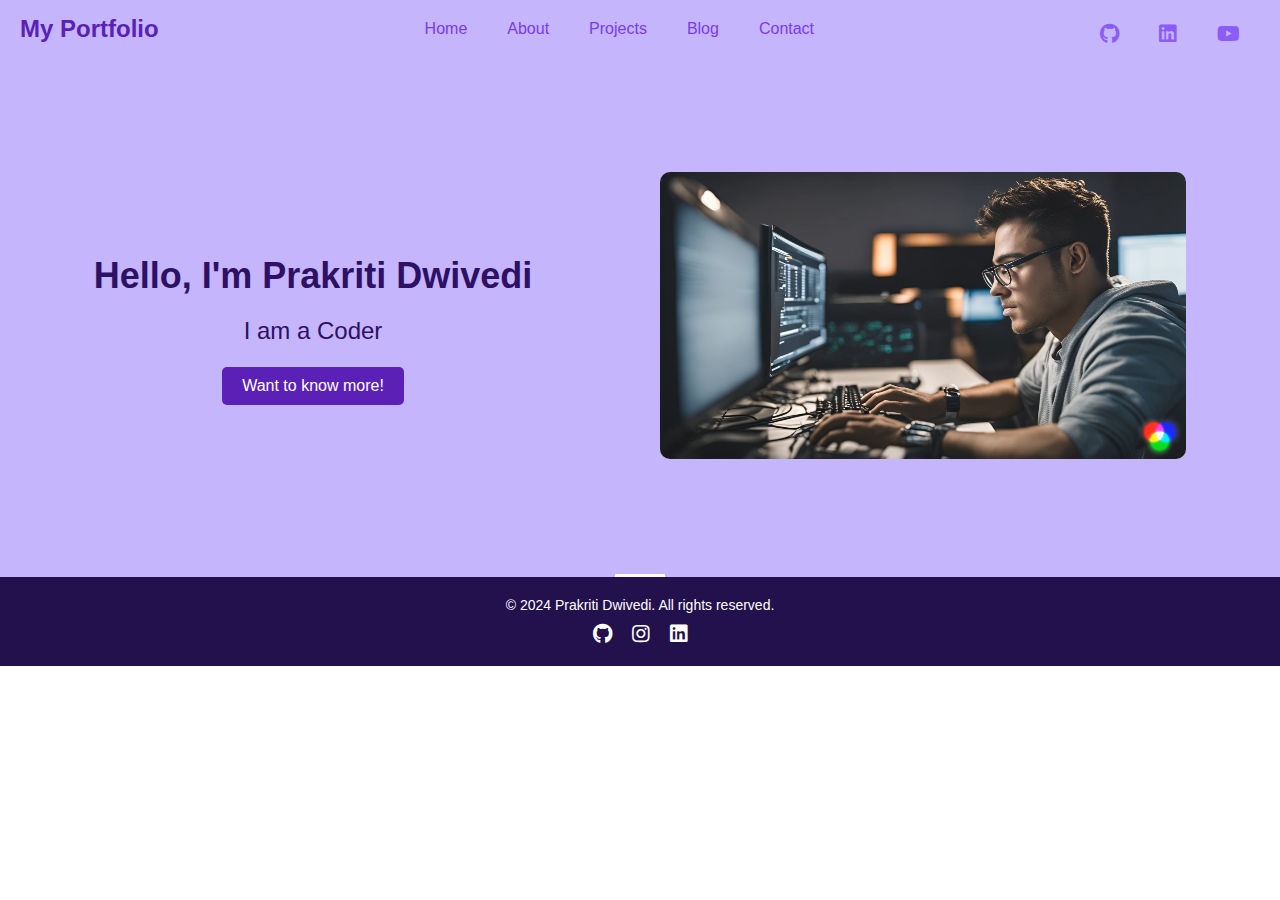
<file: index.html>
<!DOCTYPE html>
<html lang="en">
<head>
    <meta charset="UTF-8">
    <meta name="viewport" content="width=device-width, initial-scale=1.0">
    <title>Portfolio Prakriti Dwivedi</title>
    <link rel="stylesheet" href="index.css">
    <link rel="stylesheet" href="https://cdnjs.cloudflare.com/ajax/libs/font-awesome/5.15.3/css/all.min.css">
    <link rel="icon" type="image/gif" href="images/favicon.gif">


   
</head>
<body>

    <nav class="navbar">
        <div class="logo">My Portfolio</div>
        <ul>
            <li><a href="index.html">Home</a></li>
            <li><a href="about.html">About</a></li>
            <li>
                <a href="#projects">Projects</a>
                <div class="dropdown">
                    <a href="WD.HTML">Web Development</a>
                    <a href="FLUTTER.html">Flutter</a>
                    <a href="ML.html">Machine Learning</a>
                </div>
            </li>
          
            <li><a href="blog.html">Blog</a></li>
            <li><a href="contact.html">Contact</a></li>
        </ul>
        <div class="social-icons">
            <a href="https://github.com/hiiamkarati?tab=repositories" target="_blank"><i class="fab fa-github"></i></a>
            <a href="https://linkedin.com/in/prakriti-dwivedi-2072b7225" target="_blank"><i class="fab fa-linkedin"></i></a>
            <a href="https://www.youtube.com/@Prakriti_Dwivedi" target="_blank"><i class="fab fa-youtube"></i></a>
        </div>
    </nav>
   
<section class="intro-section">
    <div class="intro-text">
        <h1>Hello, I'm Prakriti Dwivedi</h1>
        <div class="roles">
            <span class="role">I am a Coder</span>
            <span class="role">I am a Content Writer</span>
            <span class="role">I am a Data Scientist</span>
            <span class="role">I am a Machine Learning Enthusiast</span>
            <span class="role">I am a Web Developer</span>
        </div>
        <a href="about.html" class="learn-more-btn">Want to know more!</a>
    </div>
    <div class="intro-video">
        <video src="ce1.mp4" autoplay ></video>
    </div>
</section>
<footer class="footer">
    <p>&copy; 2024 Prakriti Dwivedi. All rights reserved.</p>
    <div class="social-icons">
        
        <a href="https://github.com/hiiamkarati?tab=repositories"><i class="fab fa-github"></i></a>
        <a href="https://www.instagram.com/_prakriti_dwivedi_?"><i class="fab fa-instagram"></i></a>
        <a href="https://linkedin.com/in/prakriti-dwivedi-2072b7225"><i class="fab fa-linkedin"></i></a>
    </div>
</footer>


<script src="index.js"></script>
</body>
</html>
</file>
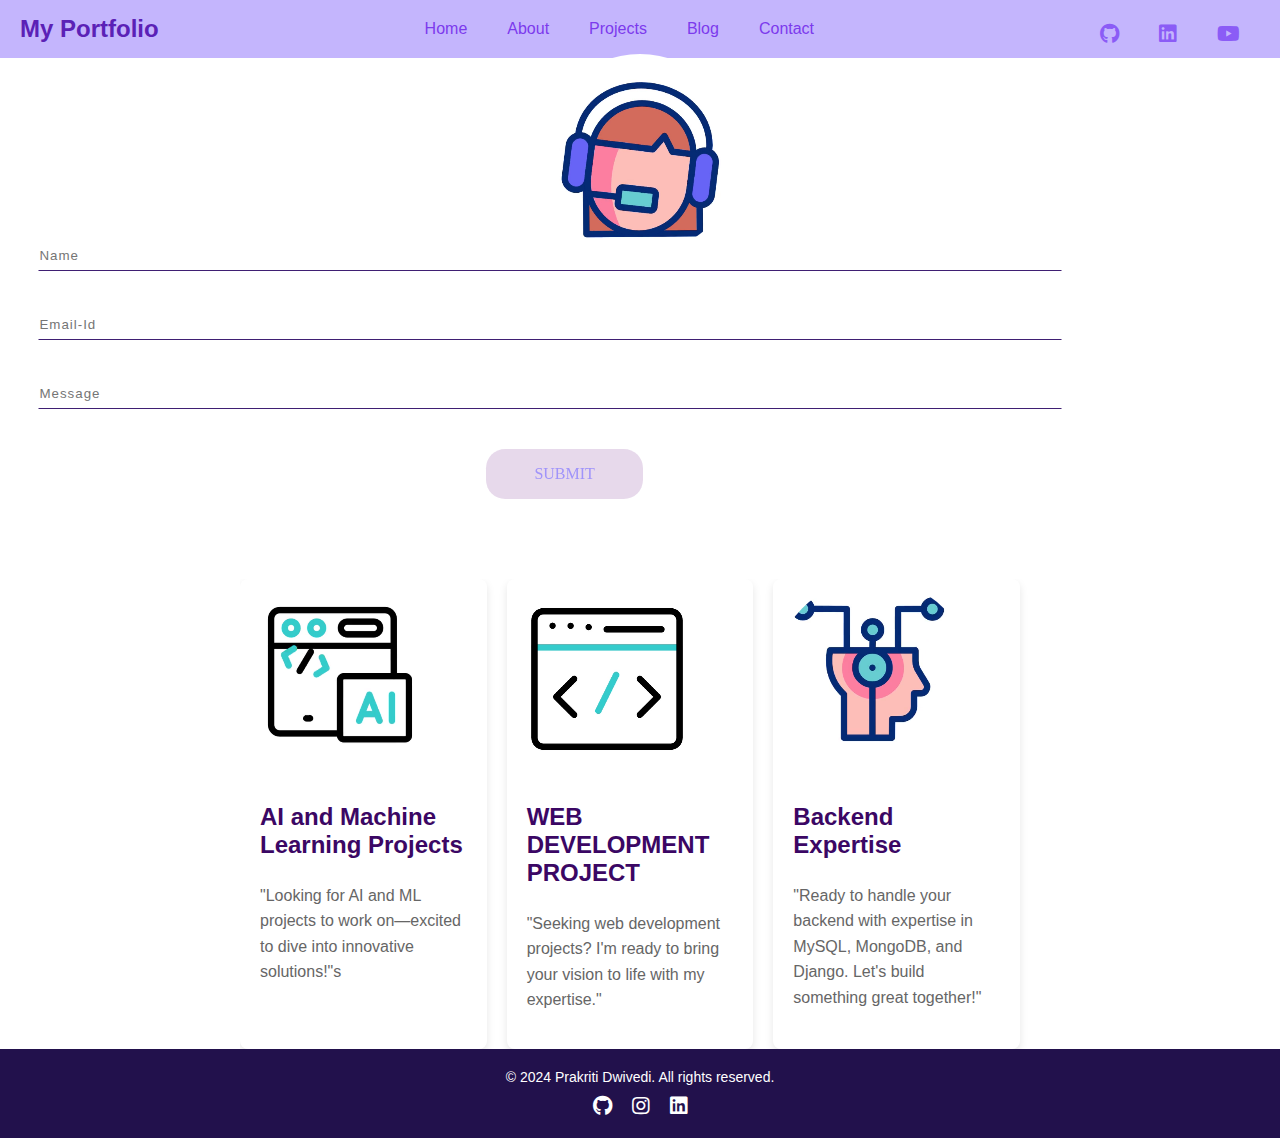
<file: contact.html>
<!DOCTYPE html>
<html lang="en">

<head>
    <meta charset="UTF-8">
    <meta name="viewport" content="width=device-width, initial-scale=1.0">
    <title>Portfolio Prakriti Dwivedi</title>
    <link rel="stylesheet" href="index.css">
    <link rel="stylesheet" href="https://cdnjs.cloudflare.com/ajax/libs/font-awesome/5.15.3/css/all.min.css">
    <link rel="icon" type="image/gif" href="images/favicon.gif">
    <style>
        .wrap-input-4 .input {
            width: 100%;
            box-sizing: border-box;
            letter-spacing: 1px;
            border: 0;
            padding: 5px 0 7px;
            border: 1px solid transparent;
            border-bottom-color: #3f1f73;
            transition: 0.4s;
        }

        .wrap-input-4 .input:focus {
            outline: none;
            padding: 5px 14px 7px;
            transition: 0.4s;
            color: #6407ce;
        }

        .wrap-input-4 {
            width: 80%;
            margin: 40px 3%;
            position: relative;
        }

        .wrap-input-4 .input~.focus-border {
            position: absolute;
            height: 0;
            bottom: 0;
            left: 0;
            width: 100%;
            transition: 0.4s;
            z-index: -1;
        }

        .wrap-input-4 .input:focus~.focus-border {
            transition: 0.4s;
            height: 36px;
            border: 2px solid hsla(284, 40%, 44%, 0.2);
            z-index: 1;
        }

        .rounded-gif {
            border-radius: 50%;
            animation: rotate 5s linear infinite;
        }

        @keyframes rotate {
            0% {
                transform: rotate(0deg);
            }

            100% {
                transform: rotate(360deg);
            }
        }

        .ig {
            height: 6rem;
            display: flex;
            align-items: center;
            justify-content: center;
            margin-top: 3rem;
        }

        .btn-101,
        .btn-101 *,
        .btn-101 :after,
        .btn-101 :before,
        .btn-101:after,
        .btn-101:before {
            border: 0 solid;
            box-sizing: border-box;

        }

        .btn-101 {
            -webkit-tap-highlight-color:
                transparent;

            background-color:
                #9805e1;
            background-image: none;
            color:
                #6407ce;
            font-family: ui-sans-serif, system-ui, -apple-system, BlinkMacSystemFont,
                Segoe UI, Roboto, Helvetica Neue, Arial, Noto Sans, sans-serif,
                Apple Color Emoji, Segoe UI Emoji, Segoe UI Symbol, Noto Color Emoji;
            font-size: 100%;
            font-weight: 900;
            line-height: 1.5;
            margin-top: 1rem;
            margin-bottom: 5rem;
            text-align: center;
            justify-content: center;
            display: flex;
            align-items: center;
            margin-left: 38%;
            padding: 0;
            text-transform: uppercase;
        }

        .btn-101:disabled {
            cursor: default;
        }

        .btn-101:-moz-focusring {
            outline: auto;
        }

        .btn-101 svg {
            vertical-align: middle;
        }

        .btn-101 [hidden] {
            display: none;
        }

        .btn-101 {
            --thickness: 0.3rem;
            --roundness: 1.2rem;
            --color:
                #a094fa;
            --opacity: 0.6;
            -webkit-backdrop-filter: blur(50px);
            backdrop-filter: blur(100px);
            background: none;
            background:
                hsla(284, 40%, 44%, 0.2);
            border: none;
            border-radius: var(--roundness);
            color: var(--color);
            cursor: pointer;
            display: block;
            font-family: Poppins, "sans-serif";
            font-size: 1rem;
            font-weight: 500;
            padding: 0.8rem 3rem;
            position: relative;
        }

        .btn-101:hover {
            background:
                hsla(284, 40%, 44%, 0.2);
            filter: brightness(1.2);
        }

        .btn-101:active {
            --opacity: 0;
            background:
                hsla(0, 95%, 43%, 0.1);
        }

        .btn-101 svg {
            border-radius: var(--roundness);
            display: block;
            filter: url(#glow);
            height: 100%;
            left: 0;
            position: absolute;
            top: 0;
            width: 100%;
        }

        .btn-101 rect {
            fill: none;
            stroke: var(--color);
            stroke-width: var(--thickness);

            stroke-linejoin: round;
            stroke-dasharray: 185%;
            stroke-dashoffset: 80;
            -webkit-animation: snake 2s linear infinite;
            animation: snake 2s linear infinite;
            -webkit-animation-play-state: paused;
            animation-play-state: paused;
            height: 100%;
            opacity: 0;
            transition: opacity 0.2s;
            width: 100%;
        }

        .btn-101:hover rect {
            -webkit-animation-play-state: running;
            animation-play-state: running;
            opacity: var(--opacity);
            ;
        }

        @-webkit-keyframes snake {
            to {
                stroke-dashoffset: 370%;
            }
        }

        @keyframes snake {
            to {
                stroke-dashoffset: 370%;
            }
        }


        .card-slider {
            width: 80%;
            max-width: 800px;
            overflow: hidden;
            margin: 0 auto;
            display: flex;
            justify-content: space-between;
            /* Adjust spacing between cards */
        }

        .card {
            background-color: #fff;
            box-shadow: 0 4px 8px rgba(0, 0, 0, 0.1);
            border-radius: 8px;
            overflow: hidden;
            width: calc(100% / 3 - 20px);
            /* Adjust width based on number of cards */
            margin-right: 20px;
            /* Adjust spacing between cards */
            transition: transform 0.3s ease;
            flex: 1 0 auto;
        }

        .card:last-child {
            margin-right: 0;
        }

        .card:hover {
            transform: scale(1.05);
        }

        .card-image {
            overflow: hidden;
            border-top-left-radius: 8px;
            border-top-right-radius: 8px;
        }

        .card-image img {
            width: 100%;
            height: auto;
            display: block;
        }

        .card-content {
            padding: 20px;
        }

        .card-content h3 {
            margin-top: 0;
            font-size: 1.5rem;
            color: #333;
        }

        .card-content p {
            color: #666;
            line-height: 1.6;
        }

        .footer {
            background-color: #22114c;
            color: white;
            text-align: center;
            padding: 20px 0;
            position: relative;
            width: 100%;
        }

        .footer p {
            margin: 0;
            font-size: 14px;
        }

        .footer::before {
            content: "";
            position: absolute;
            bottom: 100%;
            left: 50%;
            transform: translateX(-50%);
            width: 50px;
            height: 3px;
            background-color: #fff;
            animation: slide-in 0.5s ease-in-out forwards;
        }

        @keyframes slide-in {
            0% {
                transform: translateX(-50%) scaleY(0);
            }
            100% {
                transform: translateX(-50%) scaleY(1);
            }
        }

        .social-icons {
            display: flex;
            justify-content: center;
            margin-top: 10px;
        }

        .social-icons a {
            color: white;
            font-size: 20px;
            margin: 0 10px;
            transition: transform 0.3s ease-in-out;
        }

        .social-icons a:hover {
            transform: translateY(-3px);
        }

        .navbar {
    display: flex;
    justify-content: space-between;
    align-items: center;
    background-color: #c4b5fd;
    padding: 10px 20px;
    color: #5b21b6;
}
.navbar .logo {
    font-size: 24px;
    font-weight: bold;
}
.navbar ul {
    list-style-type: none;
    margin: 0;
    padding: 0;
    display: flex;
    align-items: center;
}
.navbar ul li {
    position: relative;
}
.navbar ul li a {
    color: #7c3aed;
    padding: 10px 20px;
    text-decoration: none;
    display: block;
}
.navbar ul li a:hover {
    background-color: #ede9fe;
    color: #2e1065;
}
.navbar ul li .dropdown {
    display: none;
    position: absolute;
    background-color: #ede9fe;
    top: 40px;
    left: 0;
    width: 200px;
    box-shadow: 0px 8px 16px rgba(0, 0, 0, 0.5);
    z-index: 1;
}
.navbar ul li .dropdown a {
    padding: 10px;
}
.navbar ul li:hover .dropdown {
    display: block;
}

    </style>
</head>

<body>

    <nav class="navbar">
        <div class="logo">My Portfolio</div>
        <ul>
            <li><a href="index.html">Home</a></li>
            <li><a href="about.html">About</a></li>
            <li>
                <a href="#projects">Projects</a>
                <div class="dropdown">
                    <a href="WD.HTML">Web Development</a>
                    <a href="FLUTTER.html">Flutter</a>
                    <a href="ML.html">Machine Learning</a>
                </div>
            </li>
           
            <li><a href="blog.html">Blog</a></li>
            <li><a href="contact.html">Contact</a></li>
        </ul>
        <div class="social-icons">
            <a href="https://github.com/hiiamkarati?tab=repositories" target="_blank"><i class="fab fa-github"></i></a>
            <a href="https://linkedin.com/in/prakriti-dwivedi-2072b7225" target="_blank"><i class="fab fa-linkedin"></i></a>
            <a href="https://www.youtube.com/@Prakriti_Dwivedi" target="_blank"><i class="fab fa-youtube"></i></a>
        </div>
    </nav>

    <div class="ig">
        <video width="200" height="200" autoplay loop muted class="rounded-gif">
            <source src="images/contact.mp4" type="video/mp4">
            Your browser does not support the video tag.
        </video>
    </div>

    <form action="mailto:dwivediprakriti22@gmail.com" method="post" enctype="text/plain">
        <div class="forms">
            <div class="wrap-input-4">
                <input class="input" type="text" placeholder="Name">
                <span class="focus-border"></span>
            </div>
            <div class="wrap-input-4">
                <input class="input" type="text" placeholder="Email-Id">
                <span class="focus-border"></span>
            </div>
            <div class="wrap-input-4">
                <input class="input" type="text" placeholder="Message">
                <span class="focus-border"></span>
            </div>

        </div>
        <button class="btn-101">
            SUBMIT
            <svg>
                <defs>
                    <filter id="glow">
                        <fegaussianblur result="coloredBlur" stddeviation="5"></fegaussianblur>
                        <femerge>
                            <femergenode in="coloredBlur"></femergenode>
                            <femergenode in="coloredBlur"></femergenode>
                            <femergenode in="coloredBlur"></femergenode>
                            <femergenode in="SourceGraphic"></femergenode>
                        </femerge>
                    </filter>
                </defs>
                <rect />
            </svg>
        </button>
    </form>


    <div class="card-slider">
        <div class="card">
            <div class="card-image">
                <video width="200" height="200" autoplay loop muted class="rounded-gif">
                    <source src="images/artificial-intelligence.mp4" type="video/mp4">
                    Your browser does not support the video tag.
                </video>
            </div>
            <div class="card-content">
                <h3 style="color: #3b0764;">AI and Machine Learning Projects</h3>
              <p>"Looking for AI and ML projects to work on—excited to dive into innovative solutions!"s</p>
            </div>
        </div>
        <div class="card">
            <div class="card-image">
                <video width="200" height="200" autoplay loop muted class="rounded-gif">
                    <source src="images/html.mp4" type="video/mp4">
                    Your browser does not support the video tag.
                </video>
            </div>
            <div class="card-content">
                <h3 style="color: #3b0764;">WEB DEVELOPMENT PROJECT</h3> <p>"Seeking web development projects? I'm ready to bring your vision to life with my expertise."</p>
            </div>
        </div>
        <div class="card">
            <div class="card-image">
                <video width="200" height="200" autoplay loop muted class="rounded-gif">
                    <source src="images/ai.mp4" type="video/mp4">
                    Your browser does not support the video tag.
                </video>
            </div>
            <div class="card-content">
                <h3 style="color: #3b0764;">Backend Expertise</h3>
                <p>"Ready to handle your backend with expertise in MySQL, MongoDB, and Django. Let's build something great together!"</p>
            </div>
        </div><br><br>
        <!-- Add more cards as needed -->
    </div>
    <footer class="footer">
        <p>&copy; 2024 Prakriti Dwivedi. All rights reserved.</p>
        <div class="social-icons">
            <a href="https://github.com/hiiamkarati?tab=repositories"><i class="fab fa-github"></i></a>
            <a href="https://www.instagram.com/_prakriti_dwivedi_?"><i class="fab fa-instagram"></i></a>
            <a href="https://linkedin.com/in/prakriti-dwivedi-2072b7225"><i class="fab fa-linkedin"></i></a>
        </div>
    </footer>
</body>

</html>
</file>
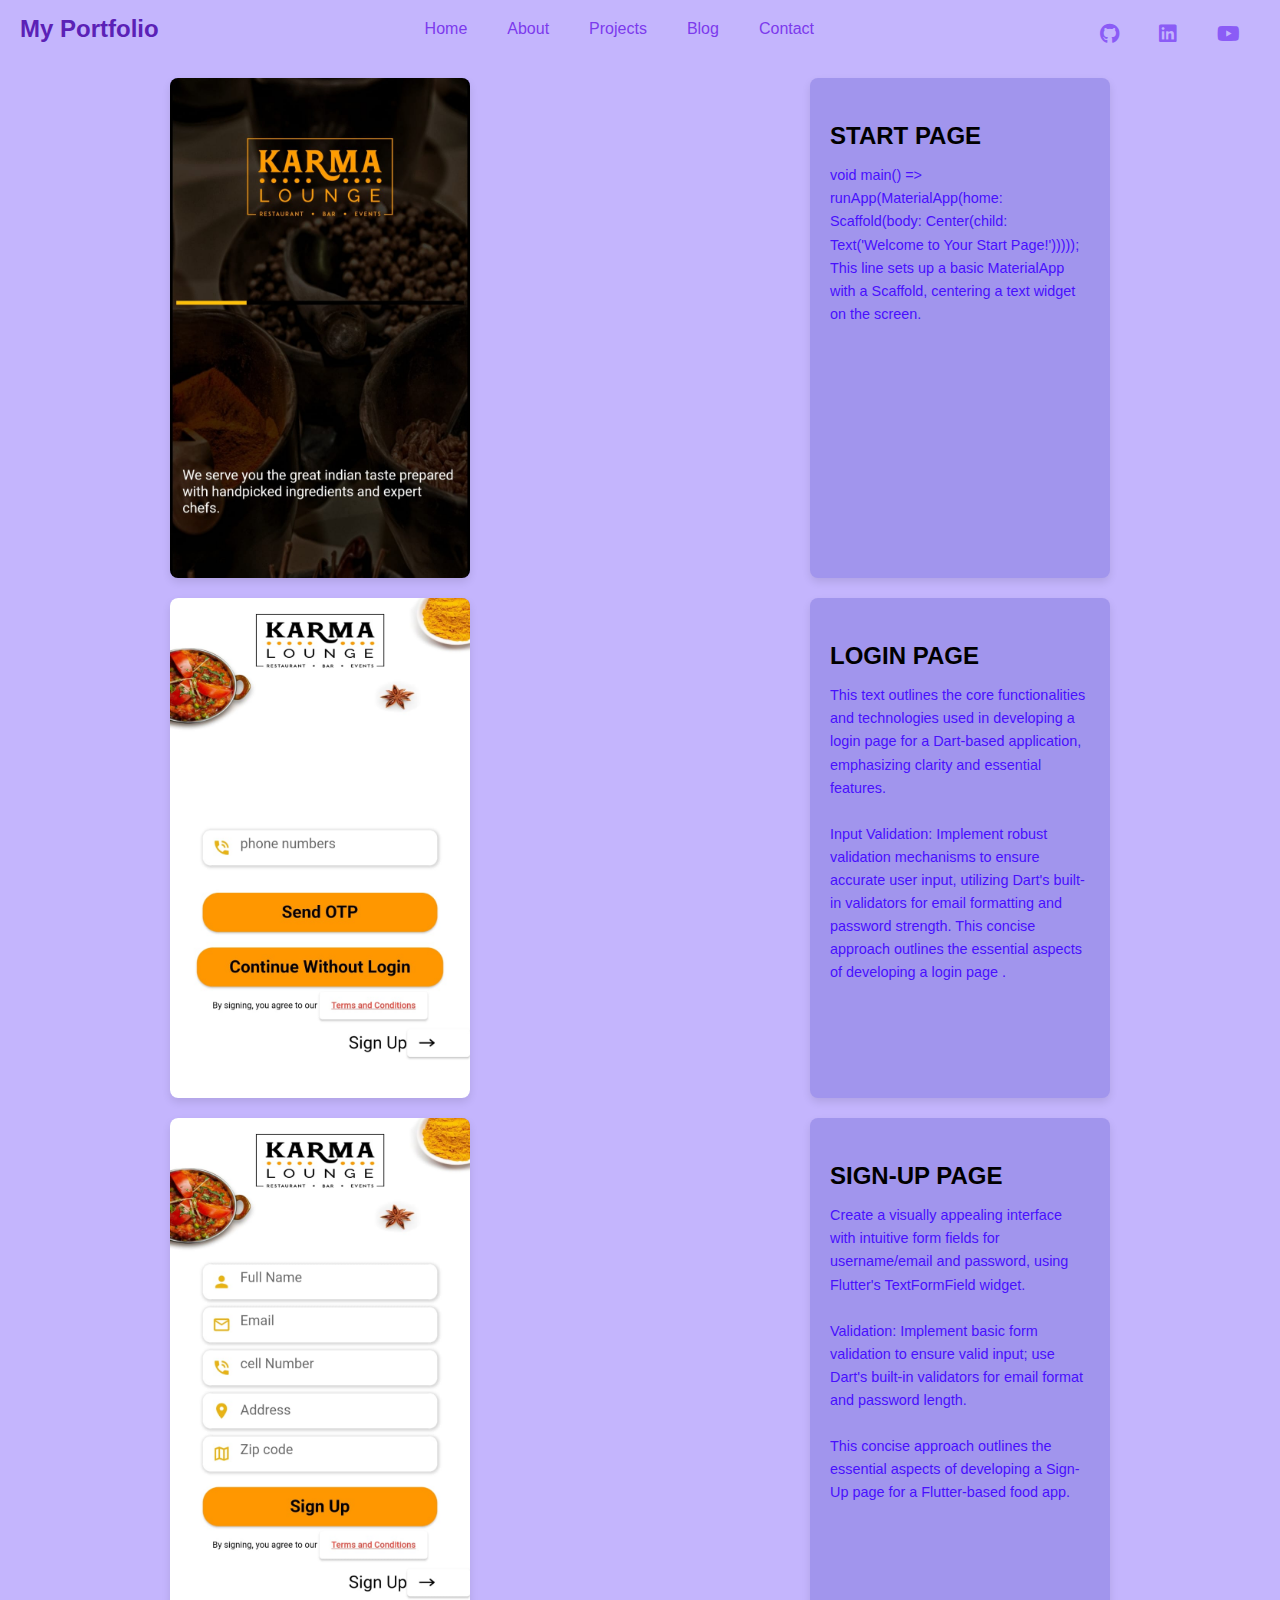
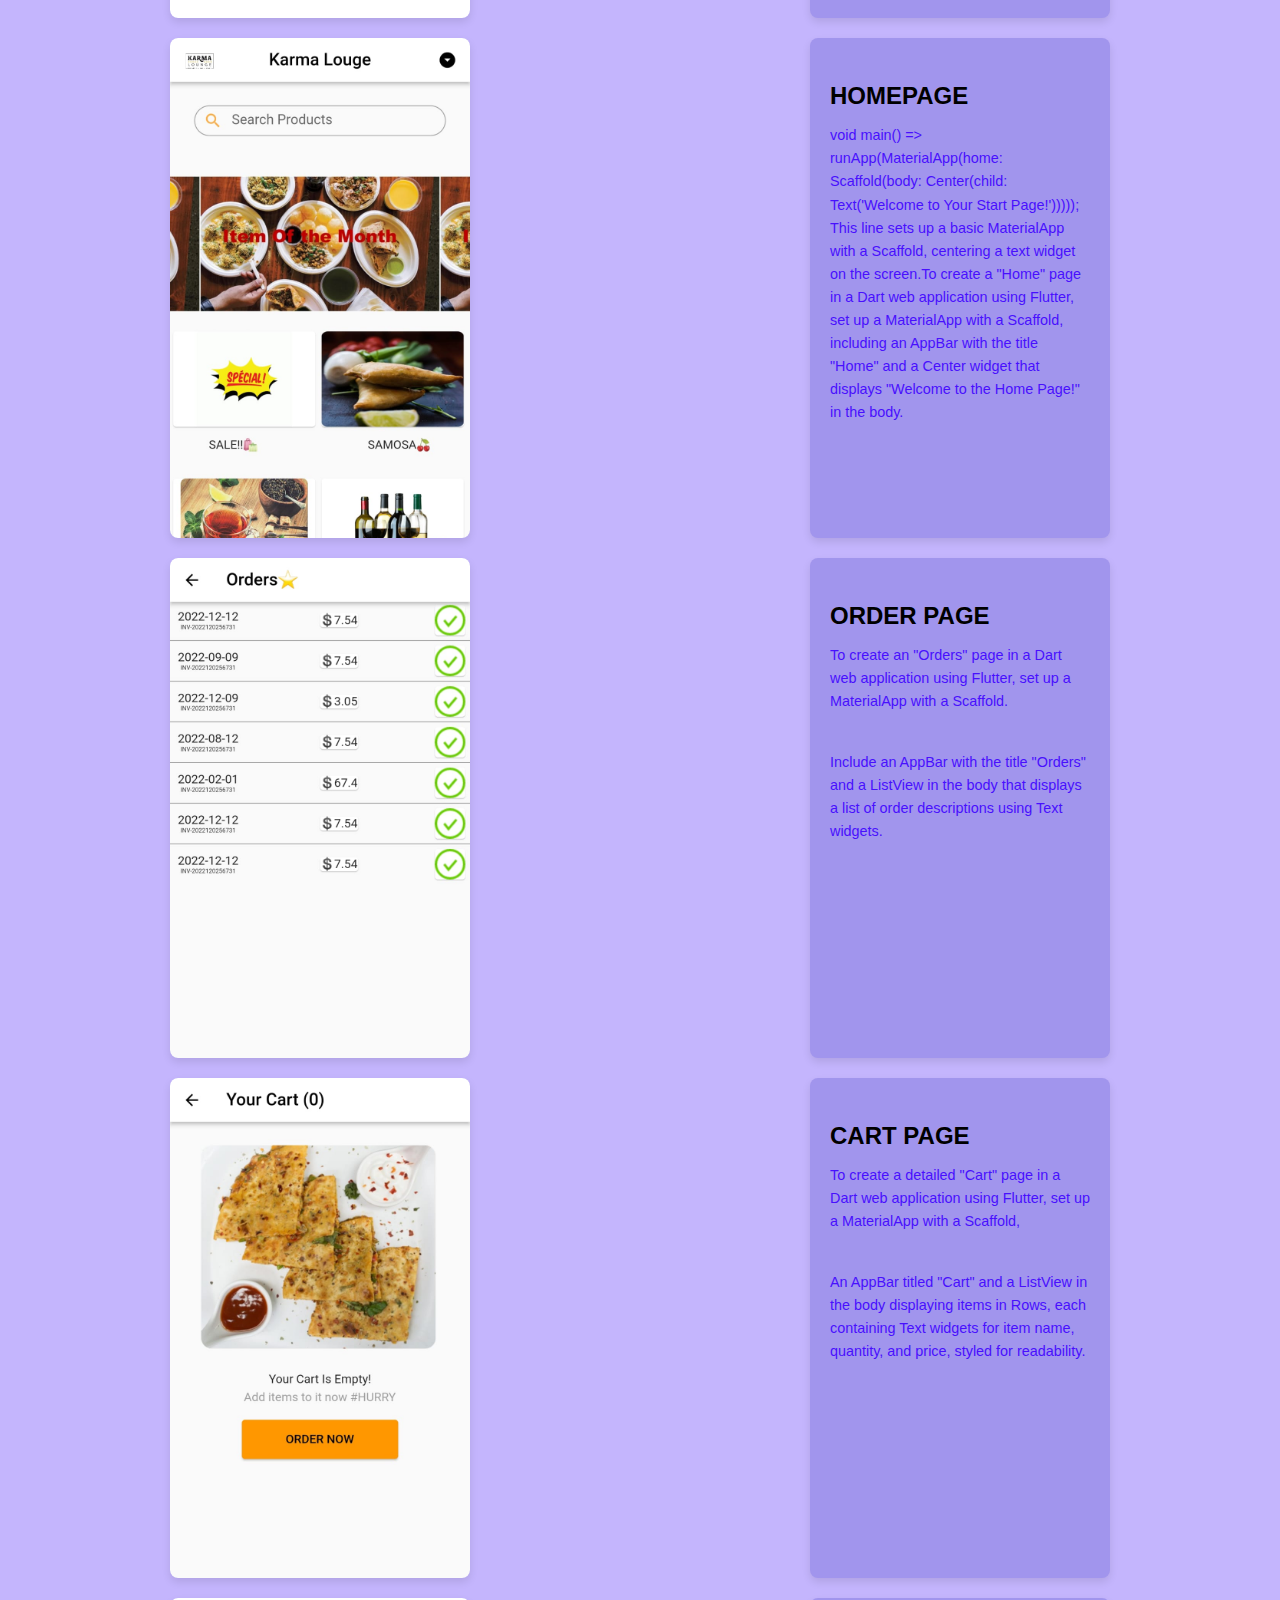
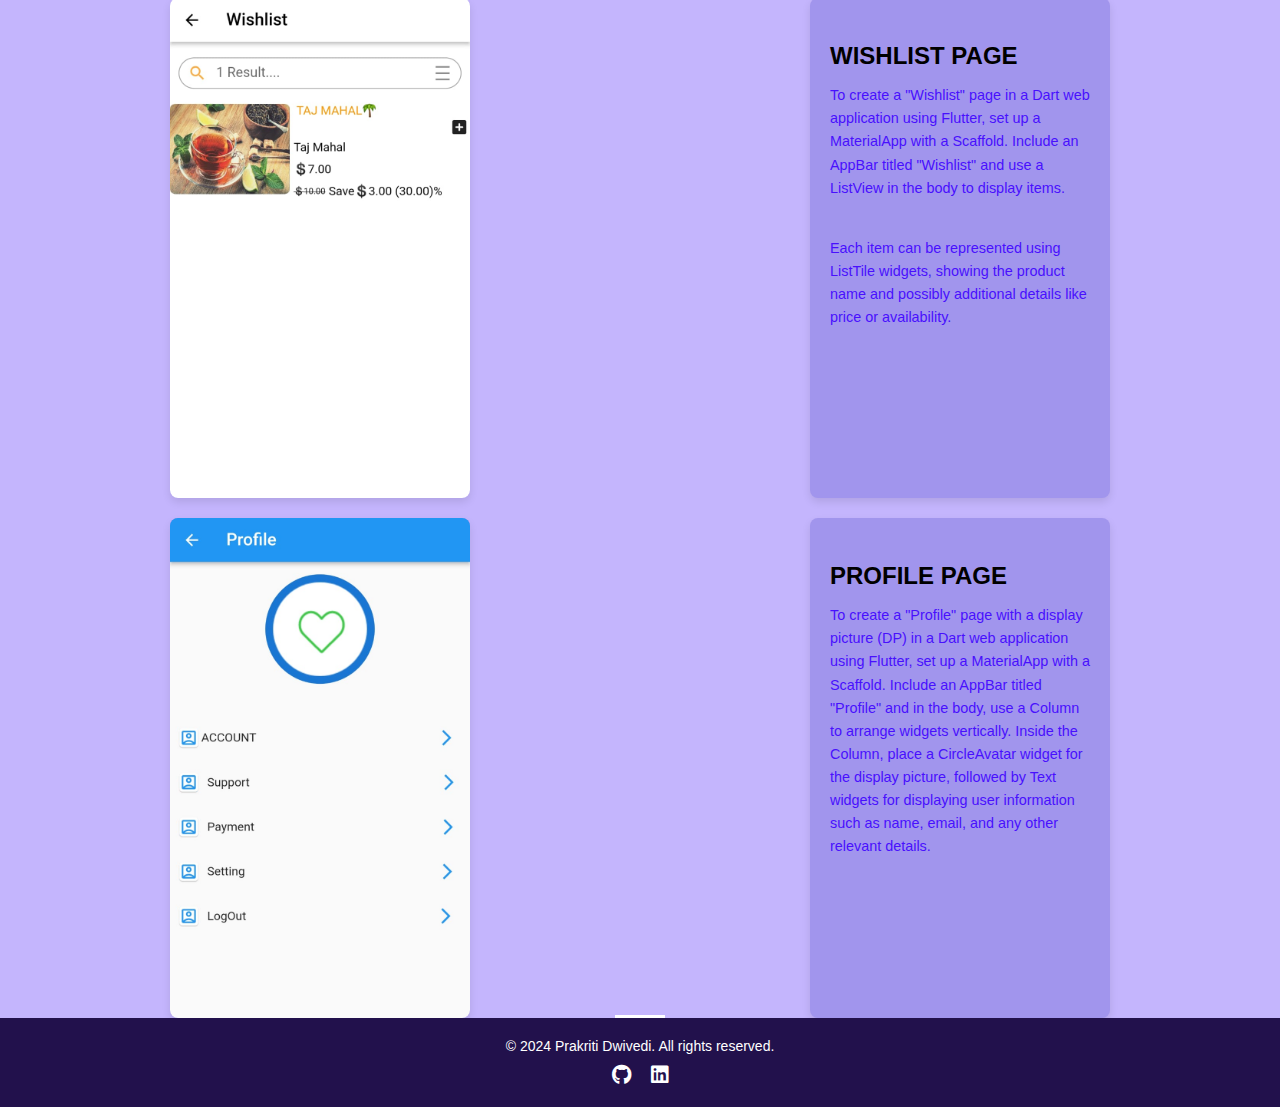
<file: FLUTTER.html>
<!DOCTYPE html>
<html lang="en">

<head>
    <meta charset="UTF-8">
    <meta name="viewport" content="width=device-width, initial-scale=1.0">
    <title>Portfolio Prakriti Dwivedi</title>
    <link rel="stylesheet" href="index.css">
    <link rel="stylesheet" href="https://cdnjs.cloudflare.com/ajax/libs/font-awesome/5.15.3/css/all.min.css">
    <link rel="icon" type="image/gif" href="images/favicon.gif">
    <style>
        body {
            font-family: Arial, sans-serif;
            margin: 0;
            background-color: #c4b5fd;
        }

        .navbar {
            display: flex;
            justify-content: space-between;
            align-items: center;
            background-color: #c4b5fd;
            padding: 10px 20px;
            color: #5b21b6;
        }

        .navbar .logo {
            font-size: 24px;
            font-weight: bold;
        }

        .navbar ul {
            list-style-type: none;
            margin: 0;
            padding: 0;
            display: flex;
            align-items: center;
        }

        .navbar ul li {
            position: relative;
        }

        .navbar ul li a {
            color: #7c3aed;
            padding: 10px 20px;
            text-decoration: none;
            display: block;
        }

        .navbar ul li a:hover {
            background-color: #ede9fe;
            color: #2e1065;
        }

        .navbar ul li .dropdown {
            display: none;
            position: absolute;
            background-color: #ede9fe;
            top: 40px;
            left: 0;
            width: 200px;
            box-shadow: 0px 8px 16px rgba(0, 0, 0, 0.5);
        }

        .navbar ul li:hover .dropdown {
            display: block;
        }

        .navbar .social-icons a {
            color: #8b5cf6;
            padding: 0 10px;
            text-decoration: none;
        }

        @media screen and (max-width: 768px) {
            .navbar {
                padding: 10px 10px;
            }

            .navbar ul {
                flex-direction: column;
                padding: 0;
            }

            .navbar ul li {
                margin-bottom: 5px;
            }

            .navbar ul li .dropdown {
                top: 30px;
                width: 160px;
            }

            .social-icons a {
                padding: 0 8px;
            }
        }

        .card-container {
            display: flex;
            justify-content: space-around;
            margin-top: 20px;
        }

        .card {
            width: 300px;
            background-color: #a195ed;
            box-shadow: 0 4px 8px rgba(0, 0, 0, 0.1);
            transition: transform 0.3s ease-in-out;
            border-radius: 8px;
            overflow: hidden;
            height: 500px;
            position: relative;
        }

        .card:hover {
            transform: translateY(-10px);
        }

        .card-content {
            display: flex;
            flex-direction: column;
            height: 100%;
        }

        .card-img {
            height: 200px;
        }

        .card-img img {
            width: 100%;
            height: auto;
            object-fit: cover;
        }

        .card-text {
            padding: 20px;
        }

        .card-text h3 {
            margin-bottom: 10px;
            font-size: 1.5rem;
        }

        .card-text p {
            font-size: 0.9rem;
            line-height: 1.6;
            color: #4810fe;
        }

        .card-text a:hover {
            text-decoration: underline;
        }

        @keyframes slideInLeft {
            0% {
                transform: translateX(-100%);
            }

            100% {
                transform: translateX(0);
            }
        }

        @keyframes slideInRight {
            0% {
                transform: translateX(100%);
            }

            100% {
                transform: translateX(0);
            }
        }

        .card:hover .card-content {
            animation: slideInLeft 0.5s ease forwards;
        }

        .card:hover + .card .card-content {
            animation: slideInRight 0.5s ease forwards;
        }
         
        .card:hover {
            transform: translateY(-10px) scale(1.02);
            box-shadow: 0 8px 16px rgba(0, 0, 0, 0.2);
        }

        

        .footer {
               background-color: #22114c;
               color           : white;
               text-align      : center;
               padding         : 20px 0;
               position        : relative;
               width           : 100%;
           }

           .footer p {
               margin: 0;
               font-size: 14px;
           }

           .footer::before {
               content: "";
               position: absolute;
               bottom: 100%;
               left: 50%;
               transform: translateX(-50%);
               width: 50px;
               height: 3px;
               background-color: #fff;
               animation: slide-in 0.5s ease-in-out forwards;
           }

           @keyframes slide-in {
               0% {
                   transform: translateX(-50%) scaleY(0);
               }

               100% {
                   transform: translateX(-50%) scaleY(1);
               }
           }

           .social-icons {
               display: flex;
               justify-content: center;
               margin-top: 10px;
           }

           .social-icons a {
               color: white;
               font-size: 20px;
               margin: 0 10px;
               transition: transform 0.3s ease-in-out;
           }

           .social-icons a:hover {
               transform: translateY(-3px);
           }
    
    </style>
</head>

<body>

    <nav class="navbar">
        <div class="logo">My Portfolio</div>
        <ul>
            <li><a href="index.html">Home</a></li>
            <li><a href="about.html">About</a></li>
            <li>
                <a href="#projects">Projects</a>
                <div class="dropdown">
                    <a href="WD.html">Web Development</a>
                    <a href="FLUTTER.HTML">Flutter</a>
                    <a href="ML.html">Machine Learning</a>
                </div>
            </li>
          
            <li><a href="blog.html">Blog</a></li>
            <li><a href="contact.html">Contact</a></li>
        </ul>
        <div class="social-icons">
            <a href="https://github.com/hiiamkarati?tab=repositories" target="_blank"><i class="fab fa-github"></i></a>
            <a href="https://linkedin.com/in/prakriti-dwivedi-2072b7225" target="_blank"><i class="fab fa-linkedin"></i></a>
            <a href="https://www.youtube.com/@Prakriti_Dwivedi" target="_blank"><i class="fab fa-youtube"></i></a>
        </div>
    </nav>


    <div class="card-container">
        <div class="card" id="card1">
            <div class="card-img">
                <img src="images/start.jpg" alt="Image 1" style="object-fit: cover;">
            </div>
            <div class="card-content">
                <!-- Content for card 1 -->
            </div>
        </div>

        <div class="card" id="card2">
            <div class="card-content">
                <div class="card-text">
                    <h3>START PAGE</h3>
                    <p>
                        void main() => runApp(MaterialApp(home: Scaffold(body: Center(child: Text('Welcome to Your Start
                        Page!')))));
                        This line sets up a basic MaterialApp with a Scaffold, centering a text widget on the screen.
                        <br><br>

                </div>
            </div>
        </div>
    </div>





    <div class="card-container">
        <div class="card" id="card3">
            <div class="card-img">
                <img src="images/login.jpg" alt="Image 1" style="object-fit: cover;">
            </div>
            <div class="card-content">
                <!-- Content for card 1 -->
            </div>
        </div>

        <div class="card" id="card4">
            <div class="card-content">
                <div class="card-text">
                    <h3>LOGIN PAGE</h3>
                    <p>This text outlines the core functionalities and technologies used in developing a login page for
                        a Dart-based application, emphasizing clarity and essential features.<br><br>
                        Input Validation: Implement robust validation mechanisms to ensure accurate user input,
                        utilizing Dart's built-in validators for email formatting and password strength.
                        This concise approach outlines the essential aspects of developing a login page .</p>
                </div>
            </div>
        </div>
    </div>


    <div class="card-container">
        <div class="card" id="card4">
            <div class="card-img">
                <img src="images/signup.jpg" alt="Image 1" style="object-fit: cover;">
            </div>
            <div class="card-content">
                <!-- Content for card 3 -->
            </div>
        </div>

        <div class="card" id="card5">
            <div class="card-content">
                <div class="card-text">
                    <h3>SIGN-UP PAGE</h3>
                    <p>Create a visually appealing interface with intuitive form fields for username/email and password,
                        using Flutter's TextFormField widget.<br><br>
                        Validation: Implement basic form validation to ensure valid input; use Dart's built-in
                        validators for email format and password length.<br><br>
                        This concise approach outlines the essential aspects of developing a Sign-Up page for a
                        Flutter-based food app.</p>
                </div>
            </div>
        </div>
    </div>




    <div class="card-container">
        <div class="card" id="card6">
            <div class="card-img">
                <img src="images/home.jpg" alt="Image 1" style="object-fit: cover;">
            </div>
            <div class="card-content">
                <!-- Content for card 1 -->
            </div>
        </div>

        <div class="card" id="card7">
            <div class="card-content">
                <div class="card-text">
                    <h3>HOMEPAGE</h3>
                    <p>
                        void main() => runApp(MaterialApp(home: Scaffold(body: Center(child: Text('Welcome to Your Start
                        Page!')))));
                        This line sets up a basic MaterialApp with a Scaffold, centering a text widget on the screen.To
                        create a "Home" page in a Dart web application using Flutter, set up a MaterialApp with a
                        Scaffold, including an AppBar with the title "Home" and a Center widget that displays "Welcome
                        to the Home Page!" in the body.

                        <br><br>

                </div>
            </div>
        </div>
    </div>








    <div class="card-container">
        <div class="card" id="card8">
            <div class="card-img">
                <img src="images/orders.jpg" alt="Image 1" style="object-fit: cover;">
            </div>
            <div class="card-content">
                <!-- Content for card 1 -->
            </div>
        </div>

        <div class="card" id="card9">
            <div class="card-content">
                <div class="card-text">
                    <h3>ORDER PAGE</h3>
                    <p>To create an "Orders" page in a Dart web application using Flutter, set up a MaterialApp with a
                        Scaffold. <br><br>
                        <p>Include an AppBar with the title "Orders" and a ListView in the body that displays a list of
                            order descriptions using Text widgets.</p>
                </div>
            </div>
        </div>
    </div>





    <div class="card-container">
        <div class="card" id="card10">
            <div class="card-img">
                <img src="images/cart.jpg" alt="Image 1" style="object-fit: cover;">
            </div>
            <div class="card-content">
                <!-- Content for card 1 -->
            </div>
        </div>

        <div class="card" id="card11">
            <div class="card-content">
                <div class="card-text">
                    <h3>CART PAGE</h3>
                    <p>
                        To create a detailed "Cart" page in a Dart web application using Flutter, set up a MaterialApp
                        with a Scaffold,<br><br>
                        <p>An AppBar titled "Cart" and a ListView in the body displaying items in Rows, each containing
                            Text widgets for item name, quantity, and price, styled for readability.</p>
                </div>
            </div>
        </div>
    </div>



    <div class="card-container">
        <div class="card" id="card12">
            <div class="card-img">
                <img src="images/wishlist.jpg" alt="Image 1" style="object-fit: cover;">
            </div>
            <div class="card-content">
                <!-- Content for card 1 -->
            </div>
        </div>

        <div class="card" id="card13">
            <div class="card-content">
                <div class="card-text">
                    <h3>WISHLIST PAGE</h3>
                    <p>
                        To create a "Wishlist" page in a Dart web application using Flutter, set up a MaterialApp with a
                        Scaffold. Include an AppBar titled "Wishlist" and use a ListView in the body to display
                        items.<br><br>
                        <p>Each item can be represented using ListTile widgets, showing the product name and possibly
                            additional details like price or availability. </p>
                </div>
            </div>
        </div>
    </div>





    <div class="card-container">
        <div class="card" id="card14">
            <div class="card-img">
                <img src="images/profile.jpg" alt="Image 1" style="object-fit: cover;">
            </div>
            <div class="card-content">
                <!-- Content for card 1 -->
            </div>
        </div>

        <div class="card" id="card15">
            <div class="card-content">
                <div class="card-text">
                    <h3>PROFILE PAGE</h3>
                    <p>To create a "Profile" page with a display picture (DP) in a Dart web application using Flutter,
                        set up a MaterialApp with a Scaffold. Include an AppBar titled "Profile" and in the body, use a
                        Column to arrange widgets vertically. Inside the Column, place a CircleAvatar widget for the
                        display picture, followed by Text widgets for displaying user information such as name, email,
                        and any other relevant details.<br><br>

                </div>
            </div>
        </div>
    </div>

    <footer class="footer">
        <p>&copy; 2024 Prakriti Dwivedi. All rights reserved.</p>
        <div class="social-icons">

            
            <a href="https://github.com/hiiamkarati?tab=repositories"><i class="fab fa-github"></i></a>
            <a href="in/prakriti-dwivedi-2072b7225"><i class="fab fa-linkedin"></i></a>
        </div>
    </footer>
   
    </body></html>
</file>
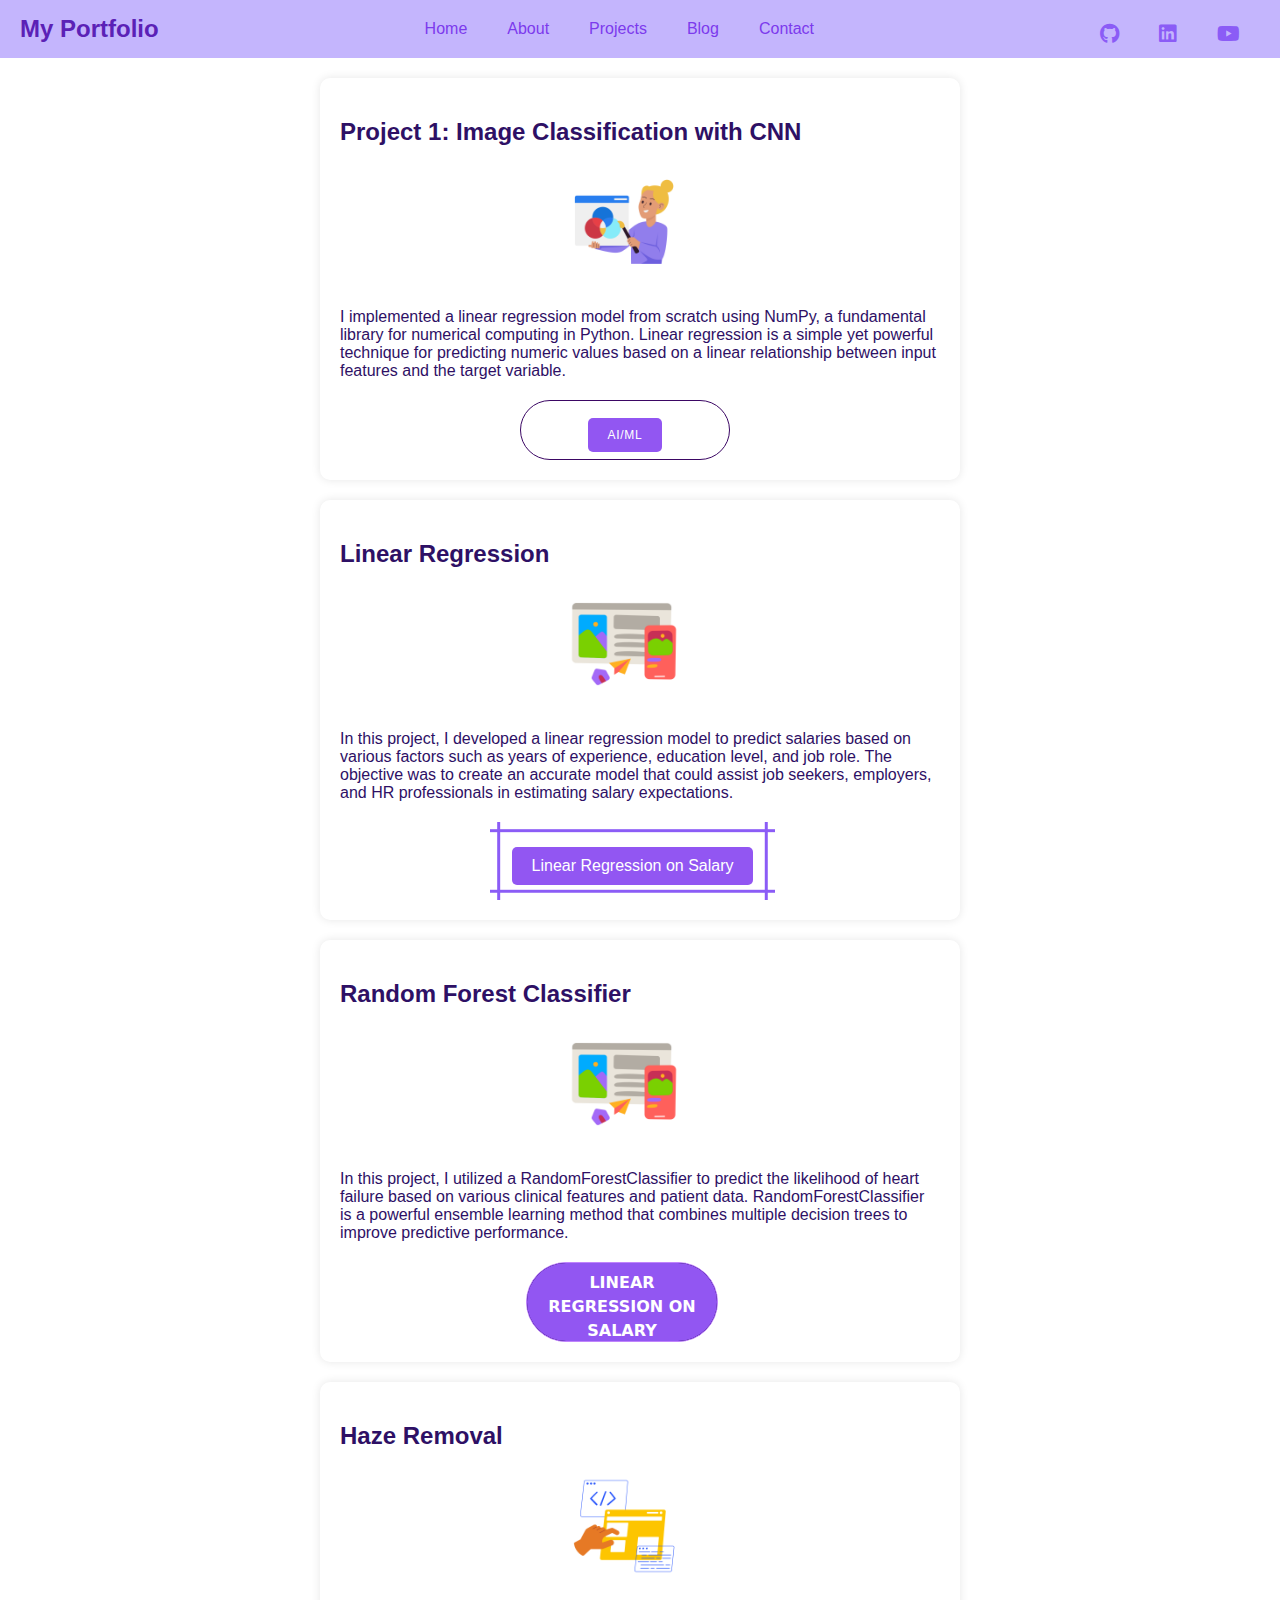
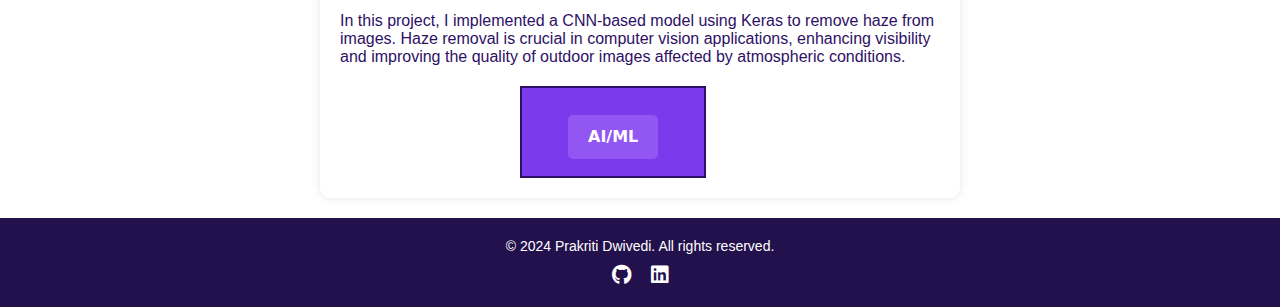
<file: ML.html>
<!DOCTYPE html>
<html lang="en">
<head>
    <meta charset="UTF-8">
    <meta name="viewport" content="width=device-width, initial-scale=1.0">
    <title>Portfolio Prakriti Dwivedi</title>
    <link rel="stylesheet" href="index.css">
    <link rel="stylesheet" href="https://cdnjs.cloudflare.com/ajax/libs/font-awesome/5.15.3/css/all.min.css">
    <link rel="icon" type="image/gif" href="images/favicon.gif">

  
   
</head>
<style>
    
body {
    font-family: Arial, sans-serif;
    margin: 0;
}
.navbar {
    display: flex;
    justify-content: space-between;
    align-items: center;
    background-color: #c4b5fd;
    padding: 10px 20px;
    color: #5b21b6;
}
.navbar .logo {
    font-size: 24px;
    font-weight: bold;
}
.navbar ul {
    list-style-type: none;
    margin: 0;
    padding: 0;
    display: flex;
    align-items: center;
}
.navbar ul li {
    position: relative;
}
.navbar ul li a {
    color: #7c3aed;
    padding: 10px 20px;
    text-decoration: none;
    display: block;
}
.navbar ul li a:hover {
    background-color: #ede9fe;
    color: #2e1065;
}
.navbar ul li .dropdown {
    display: none;
    position: absolute;
    background-color: #ede9fe;
    top: 40px;
    left: 0;
    width: 200px;
    box-shadow: 0px 8px 16px rgba(0, 0, 0, 0.5);
}
.navbar ul li .dropdown a {
    padding: 10px;
}
.navbar ul li:hover .dropdown {
    display: block;
}
.navbar .social-icons a {
    color: #8b5cf6;
    padding: 0 10px;
    text-decoration: none;
}
@media screen and (max-width: 768px) {
    .navbar {
        padding: 10px 10px; /* Adjust padding for smaller screens */
    }
    .navbar ul {
        flex-direction: column;
        padding: 0; /* Stack items vertically and remove default padding */
    }
    .navbar ul li {
        margin-bottom: 5px; /* Add spacing between list items */
    }
    .navbar ul li .dropdown {
        top: 30px; /* Adjust dropdown position */
        width: 160px; /* Narrower dropdown for smaller screens */
    }
    
    .social-icons a {
        padding: 0 8px; /* Adjust padding around social icons */
    }
}
.project {
            max-width: 600px;
            margin: 20px auto;
            padding: 20px;
            background-color: #fff;
            border-radius: 10px;
            box-shadow: 0 0 10px rgba(0,0,0,0.1);
            overflow: hidden;
        }
        .project h2 {
            color: #2e1065;
        }
        .project p {
            color: #2e1065;
            margin-bottom: 20px;
        }
       
        .project img {
            max-width: 100%;
            height: auto;
            border-radius: 5px;
            margin-bottom: 10px;
        }
        .colab-link {
            display: inline-block;
            background-color: #9256f2;
            color: white;
            padding: 10px 20px;
            text-decoration: none;
            border-radius: 5px;
            margin-top: 10px;
        }
        .colab-link:hover {
            background-color: #3b0764;
        }

        .btn-shaketext {
  position: relative;
  outline: none;
  text-decoration: none;
  border-radius: 50px;
  display: flex;
  justify-content: center;
  align-items: center;
  cursor:progress;
  text-transform: uppercase;
  height: 60px;
  width: 210px;
  opacity: 1;
  margin-left: 30%;
  background-color: 
#ffffff;
  border: 1px solid 
  #3b0764; }
  .btn-shaketext span {
    color: 
    #7c3aed;
    font-size: 12px;
    font-weight: 500;
    letter-spacing: 0.7px; }
  .btn-shaketext:hover {
    animation: rotate 0.7s ease-in-out both; }
    .btn-shaketext:hover span {
      animation: storm 0.7s ease-in-out both;
      animation-delay: 0.06s; 
      
    }

@keyframes rotate {
  0% {
    transform: rotate(0deg) translate3d(0, 0, 0); }
  25% {
    transform: rotate(3deg) translate3d(0, 0, 0); }
  50% {
    transform: rotate(-3deg) translate3d(0, 0, 0); }
  75% {
    transform: rotate(1deg) translate3d(0, 0, 0); }
  100% {
    transform: rotate(0deg) translate3d(0, 0, 0); } }

@keyframes storm {
  0% {
    transform: translate3d(0, 0, 0) translateZ(0); }
  25% {
    transform: translate3d(4px, 0, 0) translateZ(0); }
  50% {
    transform: translate3d(-3px, 0, 0) translateZ(0); }
  75% {
    transform: translate3d(2px, 0, 0) translateZ(0); }
  100% {
    transform: translate3d(0, 0, 0) translateZ(0); } }
    .btn-hover-border {
  --b: 3px;   /* border thickness */
  --s: .45em; /* size of the corner */
  --color: 
  #8b5cf6;
  
  padding: calc(.5em + var(--s)) calc(.9em + var(--s));
  color: var(--color);
  --_p: var(--s);
  background:
    conic-gradient(from 90deg at var(--b) var(--b),
#0000 90deg,var(--color) 0)
    var(--_p) var(--_p)/calc(100% - var(--b) - 2*var(--_p)) calc(100% - var(--b) - 2*var(--_p));
  transition: .3s linear, color 0s, background-color 0s;
  outline: var(--b) solid 
#0000;
  outline-offset: .6em;
  font-size: 16px;
margin-left: 25%;
  border: 0;

  user-select: none;
  -webkit-user-select: none;
  touch-action: manipulation;
}

.btn-hover-border:hover,
.btn-hover-border:focus-visible{
  --_p: 0px;
  outline-color: var(--color);
  outline-offset: .05em;
}

.btn-hover-border:active {
  background: var(--color);
  color: 
#fff;
}





.btn-53,
.btn-53 *,
.btn-53 :after,
.btn-53 :before,
.btn-53:after,
.btn-53:before {
  border: 0 solid;
  box-sizing: border-box;
}
.btn-53 {
  -webkit-tap-highlight-color: 
transparent;

  background-color: 
  #5b21b6;
  background-image: none;
  color: 
  #c084fc;
  cursor: pointer;
  font-family: ui-sans-serif, system-ui, -apple-system, BlinkMacSystemFont,
    Segoe UI, Roboto, Helvetica Neue, Arial, Noto Sans, sans-serif,
    Apple Color Emoji, Segoe UI Emoji, Segoe UI Symbol, Noto Color Emoji;
  font-size: 100%;
  line-height: 1.5;
  margin: 0;
 margin-left: 31%;
  padding: 0;
}
.btn-53:disabled {
  cursor: default;
}
.btn-53:-moz-focusring {
  outline: auto;
}
.btn-53 svg {
  display: block;
  
}
.btn-53 [hidden] {
  display: none;
}
.btn-53 {
    height: 5rem;
    width: 12rem;
  border: 1px solid;
  border-radius: 999px;
  box-sizing: border-box;
  display: block;
  font-weight: 900;
  overflow: hidden;
  padding: 1.2rem 3rem;
  position: relative;
  text-transform: uppercase;
}
.btn-53 .original {
  background: 
  #2e1065;
  color: 
  #c4b5fd;
  display: grid;
  inset: 0;
  place-content: center;
  position: absolute;
  transition: transform 0.2s cubic-bezier(0.87, 0, 0.13, 1);
}
.btn-53:hover .original {
  transform: translateY(100%);
}
.btn-53 .letters {
  display: inline-flex;
}
.btn-53 span {
  opacity: 0;
  transform: translateY(-15px);
  transition: transform 0.2s cubic-bezier(0.87, 0, 0.13, 1), opacity 0.2s;
}
.btn-53 span:nth-child(2n) {
  transform: translateY(15px);
}
.btn-53:hover span {
  opacity: 1;
  transform: translateY(0);
}
.btn-53:hover span:nth-child(2) {
  transition-delay: 0.1s;
}
.btn-53:hover span:nth-child(3) {
  transition-delay: 0.2s;
}
.btn-53:hover span:nth-child(4) {
  transition-delay: 0.3s;
}
.btn-53:hover span:nth-child(5) {
  transition-delay: 0.4s;
}
.btn-53:hover span:nth-child(6) {
  transition-delay: 0.5s;
}
.btn-70,
.btn-70 *,
.btn-70 :after,
.btn-70 :before,
.btn-70:after,
.btn-70:before {
  border: 0 solid;
  box-sizing: border-box;
}
.btn-70 {
  -webkit-tap-highlight-color: 

transparent;
 
  background-color: 
  #7c3aed;
  background-image: none;
  color: 
  #c084fc;
  cursor: pointer;
  font-family: ui-sans-serif, system-ui, -apple-system, BlinkMacSystemFont,
    Segoe UI, Roboto, Helvetica Neue, Arial, Noto Sans, sans-serif,
    Apple Color Emoji, Segoe UI Emoji, Segoe UI Symbol, Noto Color Emoji;
  font-size: 100%;
  line-height: 1.5;
  margin: 0;
 margin-left: 30%;
  padding: 0;
}
.btn-70:disabled {
  cursor: default;
}
.btn-70:-moz-focusring {
  outline: auto;
}
.btn-70 svg {
  display: block;
  
}
.btn-70 [hidden] {
  display: none;
}
.btn-70 {
  box-shadow: inset 0 0 0 2px 
  #2e1065;
  box-sizing: border-box;
  display: block;
  font-weight: 900;
  padding: 1.2rem 3rem;
  position: relative;
  text-transform: uppercase;
  transition: color 0.1s linear;
}
.btn-70:after,
.btn-70:before {
  content: "";
  position: absolute;
}
.btn-70:before {
  border-bottom: var(--border);
  border-top: var(--border);
  height: 100%;
  left: 50%;
  top: 0;
  transform: translateX(-50%);
}
.btn-70:hover:before {
  --border: 4px solid 
  #8b5cf6;
  -webkit-animation: border-top-and-bottom 1s forwards;
  animation: border-top-and-bottom 1s forwards;
}
.btn-70:after {
  border-left: var(--border);
  border-right: var(--border);
  bottom: 50%;
  right: 0;
  transform: translateY(50%);
  width: 100%;
  z-index: -1;
}
.btn-70:hover:after {
  --border: 4px solid 
  #d8b4fe;
  -webkit-animation: border-right-and-left 1s forwards;
  animation: border-right-and-left 1s forwards;
}
@-webkit-keyframes border-top-and-bottom {
  0% {
    width: 0;
  }
  to {
    width: 100%;
  }
}
@keyframes border-top-and-bottom {
  0% {
    width: 0;
  }
  to {
    width: 100%;
  }
}
@-webkit-keyframes border-right-and-left {
  0% {
    height: 0;
  }
  to {
    height: 100%;
  }
}
@keyframes border-right-and-left {
  0% {
    height: 0;
  }
  to {
    height: 100%;
  }
}


.footer {
               background-color: #22114c;
               color           : white;
               text-align      : center;
               padding         : 20px 0;
               position        : relative;
               width           : 100%;
           }

           .footer p {
               margin: 0;
               font-size: 14px;
           }

           .footer::before {
               content: "";
               position: absolute;
               bottom: 100%;
               left: 50%;
               transform: translateX(-50%);
               width: 50px;
               height: 3px;
               background-color: #fff;
               animation: slide-in 0.5s ease-in-out forwards;
           }

           @keyframes slide-in {
               0% {
                   transform: translateX(-50%) scaleY(0);
               }

               100% {
                   transform: translateX(-50%) scaleY(1);
               }
           }

           .social-icons {
               display: flex;
               justify-content: center;
               margin-top: 10px;
           }

           .social-icons a {
               color: white;
               font-size: 20px;
               margin: 0 10px;
               transition: transform 0.3s ease-in-out;
           }

           .social-icons a:hover {
               transform: translateY(-3px);
           }
</style>
<body>

    <nav class="navbar">
        <div class="logo">My Portfolio</div>
        <ul>
            <li><a href="index.html">Home</a></li>
            <li><a href="about.html">About</a></li>
            <li>
                <a href="#projects">Projects</a>
                <div class="dropdown">
                    <a href="WD.html">Web Development</a>
                    <a href="FLUTTER.HTML">Flutter</a>
                    <a href="ML.html">Machine Learning</a>
                </div>
            </li>
          
            <li><a href="blog.html">Blog</a></li>
            <li><a href="contact.html">Contact</a></li>
        </ul>
        <div class="social-icons">
          <a href="https://github.com/hiiamkarati?tab=repositories" target="_blank"><i class="fab fa-github"></i></a>
          <a href="https://linkedin.com/in/prakriti-dwivedi-2072b7225" target="_blank"><i class="fab fa-linkedin"></i></a>
          <a href="https://www.youtube.com/@Prakriti_Dwivedi" target="_blank"><i class="fab fa-youtube"></i></a>
      </div>
    </nav>

    <div class="project">
        <h2>Project 1: Image Classification with CNN</h2>
        <img src="images/ui-design.png" alt="Project 1 Preview" style="height: 7rem; margin-left: 38%;">
        <p> I implemented a linear regression model from scratch using NumPy, a fundamental library for numerical computing in Python. Linear regression is a simple yet powerful technique for predicting numeric values based on a linear relationship between input features and the target variable.</p>
      
        <button class="btn-shaketext">
            <span>  <a href="images/AI_ML_Workshop1.ipynb" class="colab-link" target="_blank">AI/ML</a></span>
          </button>
    </div>

    <div class="project">
        <h2>Linear Regression</h2>
        <img src="images/user-interface.png" alt="Project 2 Preview"style="height: 7rem; margin-left: 38%;">
        <p>In this project, I developed a linear regression model to predict salaries based on various factors such as years of experience, education level, and job role. The objective was to create an accurate model that could assist job seekers, employers, and HR professionals in estimating salary expectations.</p>
        
        <button class="btn-hover-border"><a href="images/Linear_regression_case_study.ipynb" class="colab-link" target="_blank">Linear Regression on Salary</a></button>
    </div>

    <div class="project">
        <h2>Random Forest Classifier</h2>
        <img src="images/user-interface.png" alt="Project 2 Preview"style="height: 7rem; margin-left: 38%;">
        <p>In this project, I utilized a RandomForestClassifier to predict the likelihood of heart failure based on various clinical features and patient data. RandomForestClassifier is a powerful ensemble learning method that combines multiple decision trees to improve predictive performance.</p>
        
       
        <button class="btn-53">
            <div class="original"> <a href="images/PCA_heart_disease_prediction_exercise_solution.ipynb" class="colab-link" target="_blank">Linear Regression on Salary</a></div>
            <div class="letters">
              <!-- Place each letter in its own element -->
              <span>P</span>
              <span>C</span>
              <span>A</span>
       
            </div>
          </button>
    </div>


    <div class="project">
        <h2>Haze Removal</h2>
        <img src="images/programmer.png" alt="Project 1 Preview" style="height: 7rem; margin-left: 38%;">
        <p> In this project, I implemented a CNN-based model using Keras to remove haze from images. Haze removal is crucial in computer vision applications, enhancing visibility and improving the quality of outdoor images affected by atmospheric conditions.</p>
     
        <button class="btn-70"> 
            <a href="images/HAZE_REMOVAL.ipynb" class="colab-link" target="_blank">AI/ML</a></button>
    </div>
    <footer class="footer">
        <p>&copy; 2024 Prakriti Dwivedi. All rights reserved.</p>
        <div class="social-icons">

            
            <a href="https://github.com/hiiamkarati?tab=repositories"><i class="fab fa-github"></i></a>
            <a href="in/prakriti-dwivedi-2072b7225"><i class="fab fa-linkedin"></i></a>
        </div>
    </footer>
    </body></html>
</file>
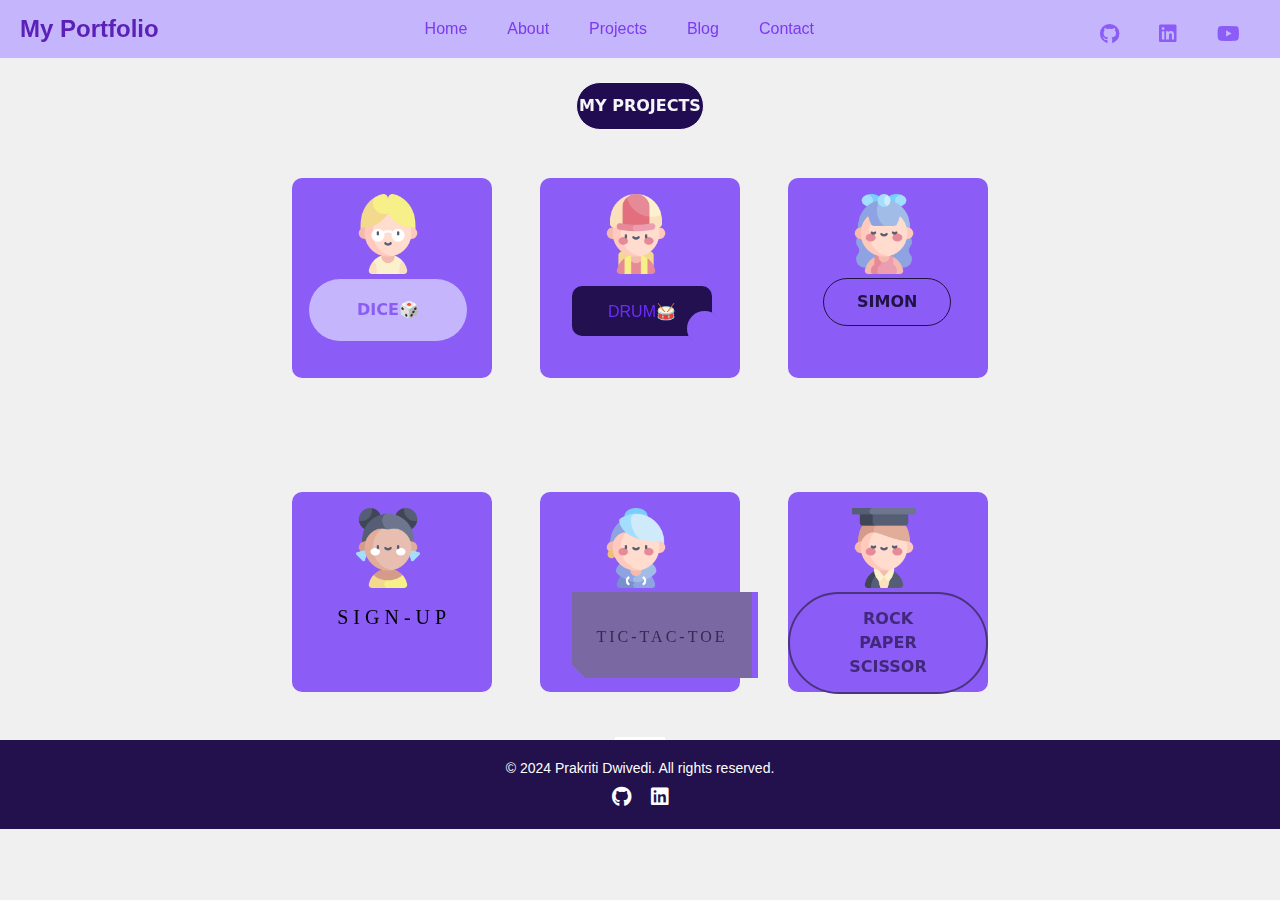
<file: WD.HTML>
<!DOCTYPE html>
       <html lang="en">

       <head>
           <meta charset="UTF-8">
           <meta name="viewport" content="width=device-width, initial-scale=1.0">
           <title>Portfolio Prakriti Dwivedi</title>
           <link rel="stylesheet" href="index.css">
           <link rel="stylesheet" href="https://cdnjs.cloudflare.com/ajax/libs/font-awesome/5.15.3/css/all.min.css">
           <link rel="icon" type="image/gif" href="images/favicon.gif">



       </head>
       <style>
           b

           /* Reset and general styles */
           * {
               margin: 0;
               padding: 0;
               box-sizing: border-box;
           }

           body {
               font-family: Arial, sans-serif;
               background-color: #f0f0f0;
               /* Example background color */
           }

           /* Navbar styles */
           .navbar {
               display: flex;
               justify-content: space-between;
               align-items: center;
               background-color: #c4b5fd;
               padding: 10px 20px;
               color: #5b21b6;
           }

           .navbar .logo {
               font-size: 24px;
               font-weight: bold;
           }

           .navbar ul {
               list-style-type: none;
               margin: 0;
               padding: 0;
               display: flex;
               align-items: center;
           }

           .navbar ul li {
               position: relative;
           }

           .navbar ul li a {
               color: #7c3aed;
               padding: 10px 20px;
               text-decoration: none;
               display: block;
               text-decoration: none;
               /* Remove underline */
           }

           .navbar ul li .dropdown {
               display: none;
               position: absolute;
               background-color: #ede9fe;
               top: 100%;
               left: 0;
               width: 200px;
               box-shadow: 0px 8px 16px rgba(0, 0, 0, 0.5);
               z-index: 1;
               /* Ensure dropdown appears above other content */
           }

           .navbar ul li:hover .dropdown {
               display: block;
           }

           .navbar ul li:hover .dropdown {
               display: block;
           }

           .navbar .social-icons {
               display: flex;
               align-items: center;
           }

           .navbar .social-icons a {
               color: #8b5cf6;
               padding: 0 10px;
               text-decoration: none;
           }








           /* Media query for smaller screens */
           @media screen and (max-width: 768px) {
               .navbar {
                   flex-direction: column;
                   padding: 10px;
                   /* Adjust padding for smaller screens */
               }

               .navbar ul {
                   flex-direction: column;
                   padding: 0;
                   /* Stack items vertically and remove default padding */
               }

               .navbar ul li {
                   margin-bottom: 8px;
                   /* Add margin between list items */
               }

               .navbar ul li .dropdown {
                   top: 30px;
                   /* Adjust dropdown position */
                   width: 160px;
                   /* Narrower dropdown for smaller screens */
               }

               .social-icons a {
                   padding: 0 8px;
                   /* Adjust padding around social icons */
               }

               .btn-60 {
                   margin: 20px auto;
                   /* Center the button horizontally */
               }
           }




           .btn-60,
           .btn-60 *,
           .btn-60 :after,
           .btn-60 :before,
           .btn-60:after,
           .btn-60:before {
               border: 0 solid;
               box-sizing: border-box;
           }

           .btn-60 {
               -webkit-tap-highlight-color:
                   transparent;

               background-color:
                   #ddd6fe;
               background-image: none;
               color:
                   #30179f;
               cursor: pointer;
               font-family: ui-sans-serif, system-ui, -apple-system, BlinkMacSystemFont,
                   Segoe UI, Roboto, Helvetica Neue, Arial, Noto Sans, sans-serif,
                   Apple Color Emoji, Segoe UI Emoji, Segoe UI Symbol, Noto Color Emoji;
               font-size: 100%;
               line-height: 1.5;
               margin: 0;

               padding: 0;
           }

           .btn-60:disabled {
               cursor: default;
           }

           .btn-60:-moz-focusring {
               outline: auto;
           }

           .btn-60 svg {
               display: block;

           }

           .btn-60 [hidden] {
               display: none;
           }

           .btn-60 {
               background: none;
               box-sizing: border-box;
               color:
                   #f5f4f7;
               display: block;
               font-weight: 900;
               margin-top: 1.5rem;
               text-align: center;
               justify-content: center;
               margin-left: 45%;


               padding: 1.5rem 4rem;
               position: relative;
               text-transform: uppercase;
           }

           .btn-60 span {
               background:
                   #210b51;
               border: 1px solid;
               border-radius: 999px;
               display: grid;
               inset: 0;
               place-items: center;
               pointer-events: none;
               position: absolute;
           }

           .btn-60:hover span {
               -webkit-animation: jello 0.8s;
               animation: jello 0.8s;
           }

           @-webkit-keyframes jello {

               0%,
               11.1%,
               to {
                   transform: translateZ(0);
               }

               22.2% {
                   transform: skewX(-1deg) skewY(-1deg);
               }

               33.3% {
                   transform: skewX(6.25deg) skewY(6.25deg);
               }

               44.4% {
                   transform: skewX(-3.125deg) skewY(-3.125deg);
               }

               55.5% {
                   transform: skewX(1.5625deg) skewY(1.5625deg);
               }

               66.6% {
                   transform: skewX(-0.78125deg) skewY(-0.78125deg);
               }

               77.7% {
                   transform: skewX(0.390625deg) skewY(0.390625deg);
               }

               88.8% {
                   transform: skewX(-0.1953125deg) skewY(-0.1953125deg);
               }
           }

           @keyframes jello {

               0%,
               11.1%,
               to {
                   transform: translateZ(0);
               }

               22.2% {
                   transform: skewX(-1deg) skewY(-1deg);
               }

               33.3% {
                   transform: skewX(6.25deg) skewY(6.25deg);
               }

               44.4% {
                   transform: skewX(-3.125deg) skewY(-3.125deg);
               }

               55.5% {
                   transform: skewX(1.5625deg) skewY(1.5625deg);
               }

               66.6% {
                   transform: skewX(-0.78125deg) skewY(-0.78125deg);
               }

               77.7% {
                   transform: skewX(0.390625deg) skewY(0.390625deg);
               }

               88.8% {
                   transform: skewX(-0.1953125deg) skewY(-0.1953125deg);
               }
           }

           .btn-hover-border {
               --b: 3px;
               /* border thickness */
               --s: .45em;
               /* size of the corner */
               --color:
                   #373B44;

               padding: calc(.5em + var(--s)) calc(.9em + var(--s));
               color: var(--color);
               --_p: var(--s);
               background:
                   conic-gradient(from 90deg at var(--b) var(--b),
                       #0000 90deg, var(--color) 0) var(--_p) var(--_p)/calc(100% - var(--b) - 2*var(--_p)) calc(100% - var(--b) - 2*var(--_p));
               transition: .3s linear, color 0s, background-color 0s;
               outline: var(--b) solid #0000;
               outline-offset: .6em;
               font-size: 16px;

               border: 0;

               user-select: none;
               -webkit-user-select: none;
               touch-action: manipulation;
           }

           .btn-hover-border:hover,
           .btn-hover-border:focus-visible {
               --_p: 0px;
               outline-color: var(--color);
               outline-offset: .05em;
           }

           .btn-hover-border:active {
               background: var(--color);
               color:
                   #fff;
           }

           .container {
               display: flex;
               gap: 20px;
               justify-content: center;
               margin: 3rem;
               gap: 3rem;

           }

           .card {
               width: 200px;
               height: 200px;
               background-color: #8b5cf6;
               border-radius: 10px;
               transition: transform 0.3s ease, background-color 0.3s ease;

           }

           .card:hover {
               transform: scale(1.1);
               background-color: #c4b5fd;
           }

           .btn-77,
           .btn-77 *,
           .btn-77 :after,
           .btn-77 :before,
           .btn-77:after,
           .btn-77:before {
               border: 0 solid;
               box-sizing: border-box;
           }

           .btn-77 {
               -webkit-tap-highlight-color:
                   transparent;

               background-color:
                   #c4b5fd;
               background-image: none;
               color:
                   #8b5cf6;
               cursor: pointer;
               font-family: ui-sans-serif, system-ui, -apple-system, BlinkMacSystemFont,
                   Segoe UI, Roboto, Helvetica Neue, Arial, Noto Sans, sans-serif,
                   Apple Color Emoji, Segoe UI Emoji, Segoe UI Symbol, Noto Color Emoji;
               font-size: 100%;
               line-height: 1.5;
               margin: 0;
               text-decoration: none;
               /* Remove underline */

           }

           .btn-77:disabled {
               cursor: default;
           }

           .btn-77:-moz-focusring {
               outline: auto;
           }

           .btn-77 svg {
               display: block;

           }

           .btn-77 [hidden] {
               display: none;
           }

           .btn-77 {
               -webkit-animation: pulse 2s infinite;
               animation: pulse 2s infinite;
               border: 1px solid;
               border-radius: 999px;
               box-shadow: 0 0 0 2em transparent;
               box-sizing: border-box;
               display: block;
               font-weight: 900;
               margin-left: 1rem;
               overflow: hidden;
               padding: 1.2rem 3rem;
               position: relative;
               text-transform: uppercase;
           }

           @-webkit-keyframes pulse {
               0% {
                   box-shadow: 0 0 0 0 #8b5cf6;
               }
           }

           @keyframes pulse {
               0% {
                   box-shadow: 0 0 0 0 #8b5cf6;
               }
           }

           .btn-blur {
               all: unset;
               width: 100px;
               height: 30px;
               font-size: 16px;
               background:
                   transparent;
               border: none;
               position: relative;
               color:
                   #6a2dfa;
               cursor: pointer;
               z-index: 1;
               padding: 10px 20px;
               display: flex;
               align-items: center;
               justify-content: center;
               white-space: nowrap;
               user-select: none;
               -webkit-user-select: none;
               touch-action: manipulation;
               margin-left: 2rem;
               margin-top: 0.5rem;
           }

           .btn-blur::after,
           .btn-blur::before {
               content: '';
               position: absolute;
               bottom: 0;
               right: 0;
               z-index: -99999;
               transition: all .4s;
           }

           .btn-blur::before {
               transform: translate(0%, 0%);
               width: 100%;
               height: 100%;
               background:
                   #231051;
               border-radius: 10px;
           }

           .btn-blur::after {
               transform: translate(10px, 10px);
               width: 35px;
               height: 35px;
               background:
                   #8b5cf6;
               backdrop-filter: blur(5px);
               -webkit-backdrop-filter: blur(5px);
               border-radius: 50px;
           }

           .btn-blur:hover::before {
               transform: translate(5%, 20%);
               width: 110%;
               height: 110%;
           }

           .btn-blur:hover::after {
               border-radius: 10px;
               transform: translate(0, 0);
               width: 100%;
               height: 100%;
           }

           .btn-blur:active::after {
               transition: 0s;
               transform: translate(0, 5%);
           }

           .btn-64,
           .btn-64 *,
           .btn-64 :after,
           .btn-64 :before,
           .btn-64:after,
           .btn-64:before {
               border: 0 solid;
               box-sizing: border-box;
           }

           .btn-64 {
               -webkit-tap-highlight-color:
                   transparent;

               background-color:
                   #381982;
               background-image: none;
               color:
                   #29194f;
               cursor: pointer;
               font-family: ui-sans-serif, system-ui, -apple-system, BlinkMacSystemFont,
                   Segoe UI, Roboto, Helvetica Neue, Arial, Noto Sans, sans-serif,
                   Apple Color Emoji, Segoe UI Emoji, Segoe UI Symbol, Noto Color Emoji;
               font-size: 100%;
               line-height: 1.5;
               margin: 0;
               margin-left: 2.2rem;
               padding: 0;
           }



           .btn-64:-moz-focusring {
               outline: auto;
           }

           .btn-64 svg {
               display: block;

           }

           .btn-64 [hidden] {
               display: none;
           }

           .btn-64 {
               background: none;
               box-sizing: border-box;
               color:
                   #211343;
               display: block;
               font-weight: 900;

               padding: 1.5rem 4rem;
               position: relative;
               text-transform: uppercase;
           }

           .btn-64 span {
               background:
                   #8b5cf6;
               border: 1px solid;
               border-radius: 999px;
               display: grid;
               inset: 0;
               place-items: center;
               pointer-events: none;
               position: absolute;
           }

           .btn-64:hover span {
               -webkit-animation: heartBeat 0.8s;
               animation: heartBeat 0.8s;
           }

           @-webkit-keyframes heartBeat {
               0% {
                   transform: scale(1);
               }

               14% {
                   transform: scale(1.3);
               }

               28% {
                   transform: scale(1);
               }

               42% {
                   transform: scale(1.3);
               }

               70% {
                   transform: scale(1);
               }
           }

           @keyframes heartBeat {
               0% {
                   transform: scale(1);
               }

               14% {
                   transform: scale(1.3);
               }

               28% {
                   transform: scale(1);
               }

               42% {
                   transform: scale(1.3);
               }

               70% {
                   transform: scale(1);
               }
           }


           .warning-button {
               margin-left: 1.7rem;
               -webkit-touch-callout: none;
               -webkit-user-select: none;
               -khtml-user-select: none;
               -moz-user-select: none;
               -ms-user-select: none;
               user-select: none;
               -webkit-tap-highlight-color:
                   transparent;
           }

           .wrap-warning button {

               width: 150px;
               height: 50px;
               cursor: pointer;
               font-size: 20px;
               font-family: 'Staatliches', cursive;
               letter-spacing: 5px;
               background:
                   #8b5cf6;
               border: 2px solid #8b5cf6;
               box-shadow: 0px 0px 0px rgba(0, 0, 0, 0.4);
               transition: 500ms;
           }

           .wrap-warning button:after {
               content: '';
               position: absolute;
               transform: translateX(-55px) translateY(-40px);
               width: 25px;
               height: 25px;
               border-radius: 50%;
               background:
                   transparent;
               box-shadow: 0px 0px 50px transparent;
               transition: 500ms;
               margin-left: 2rem;
           }

           .wrap-warning button:hover {
               transform: translateY(-5px);
               box-shadow: 0px 10px 10px rgba(0, 0, 0, 0.4);
           }

           .wrap-warning button:hover:after {
               background:
                   white;
               box-shadow: 0px 0px 20px #ffc421, 0px 0px 30px #ffc421, inset 0px 0px 10px #ffc421;
               animation: spin 1s infinite linear;
           }

           @keyframes spin {
               25% {
                   transform: translateX(-25px) translateY(-35px);
                   width: 15px;
                   height: 15px;
               }

               50% {
                   transform: translateX(-55px) translateY(-30px);
                   width: 5px;
                   height: 5px;
               }

               75% {
                   transform: translateX(-85px) translateY(-35px);
                   width: 15px;
                   height: 15px;
               }
           }

           .wrap-warning button:focus {
               outline: none;
           }

           .btn-cybr,
           .btn-cybr::after {
               font-size: small;
               width: 180px;
               height: 86px;
               font-size: 16px;
               font-family: 'Bebas Neue', cursive;
               background: linear-gradient(45deg, transparent 5%, #7968a1 5%);
               border: 0;
               color:
                   #352756;
               letter-spacing: 3px;
               line-height: 88px;
               box-shadow: 6px 0px 0px #8b5cf6;
               outline:
                   transparent;
               position: relative;
               margin-left: 2rem;
           }

           .btn-cybr::after {
               --slice-0: inset(50% 50% 50% 50%);
               --slice-1: inset(80% -6px 0 0);
               --slice-2: inset(50% -6px 30% 0);
               --slice-3: inset(10% -6px 85% 0);
               --slice-4: inset(40% -6px 43% 0);
               --slice-5: inset(80% -6px 5% 0);

               content: 'AVAILABLE NOW';
               display: block;
               position: absolute;
               top: 0;
               left: 0;
               right: 0;
               bottom: 0;
               background: linear-gradient(45deg, transparent 3%, #e1e7fa 3%, #615481 5%, #8b5cf6 5%);
               text-shadow: -3px -3px 0px #F8F005, 3px 3px 0px #8b5cf6;
               clip-path: var(--slice-0);
           }

           .btn-cybr:hover::after {
               animation: 1s glitch;
               animation-timing-function: steps(2, end);
           }

           @keyframes glitch {
               0% {
                   clip-path: var(--slice-1);
                   transform: translate(-20px, -10px);
               }

               10% {
                   clip-path: var(--slice-3);
                   transform: translate(10px, 10px);
               }

               20% {
                   clip-path: var(--slice-1);
                   transform: translate(-10px, 10px);
               }

               30% {
                   clip-path: var(--slice-3);
                   transform: translate(0px, 5px);
               }

               40% {
                   clip-path: var(--slice-2);
                   transform: translate(-5px, 0px);
               }

               50% {
                   clip-path: var(--slice-3);
                   transform: translate(5px, 0px);
               }

               60% {
                   clip-path: var(--slice-4);
                   transform: translate(5px, 10px);
               }

               70% {
                   clip-path: var(--slice-2);
                   transform: translate(-10px, 10px);
               }

               80% {
                   clip-path: var(--slice-5);
                   transform: translate(20px, -10px);
               }

               90% {
                   clip-path: var(--slice-1);
                   transform: translate(-10px, 0px);
               }

               100% {
                   clip-path: var(--slice-1);
                   transform: translate(0);
               }
           }


           .btn-10,
           .btn-10 *,
           .btn-10 :after,
           .btn-10 :before,
           .btn-10:after,
           .btn-10:before {
               border: 0 solid;
               box-sizing: border-box;
           }

           .btn-10 {
               -webkit-tap-highlight-color:
                   transparent;

               background-color:
                   #8b5cf6;
               background-image: none;
               color:
                   #4a347c;
               cursor: pointer;
               font-family: ui-sans-serif, system-ui, -apple-system, BlinkMacSystemFont,
                   Segoe UI, Roboto, Helvetica Neue, Arial, Noto Sans, sans-serif,
                   Apple Color Emoji, Segoe UI Emoji, Segoe UI Symbol, Noto Color Emoji;
               font-size: 100%;
               font-weight: 900;
               line-height: 1.5;
               margin: 0;

               padding: 0;
               text-transform: uppercase;
           }

           .btn-10:disabled {
               cursor: default;
           }

           .btn-10:-moz-focusring {
               outline: auto;
           }

           .btn-10 svg {
               display: block;

           }

           .btn-10 [hidden] {
               display: none;
           }

           .btn-10 {
               border-radius: 99rem;
               border-width: 2px;
               overflow: hidden;
               padding: 0.8rem 3rem;
               position: relative;
           }

           .btn-10 span {
               mix-blend-mode: difference;
           }

           .btn-10:before {
               background:
                   #ffffff;
               content: "";
               display: block;
               height: var(--height, 1em);
               left: 0;
               position: absolute;
               top: 50%;
               transform: translateY(-50%) translateX(var(--progress, -100%));
               transition: transform 0.2s ease, height 0.2s ease;
               width: 100%;
           }

           .btn-10:hover:before {
               --progress: 0;
           }

           .btn-10:active:before {
               --height: 100%;
           }



           .footer {
               background-color: #22114c;
               color           : white;
               text-align      : center;
               padding         : 20px 0;
               position        : relative;
               width           : 100%;
           }

           .footer p {
               margin: 0;
               font-size: 14px;
           }

           .footer::before {
               content: "";
               position: absolute;
               bottom: 100%;
               left: 50%;
               transform: translateX(-50%);
               width: 50px;
               height: 3px;
               background-color: #fff;
               animation: slide-in 0.5s ease-in-out forwards;
           }

           @keyframes slide-in {
               0% {
                   transform: translateX(-50%) scaleY(0);
               }

               100% {
                   transform: translateX(-50%) scaleY(1);
               }
           }

           .social-icons {
               display: flex;
               justify-content: center;
               margin-top: 10px;
           }

           .social-icons a {
               color: white;
               font-size: 20px;
               margin: 0 10px;
               transition: transform 0.3s ease-in-out;
           }

           .social-icons a:hover {
               transform: translateY(-3px);
           }
       </style>

       <body>

           <nav class="navbar">
               <div class="logo">My Portfolio</div>
               <ul>
                   <li><a href="index.html">Home</a></li>
                   <li><a href="about.html">About</a></li>
                   <li>
                       <a href="#projects">Projects</a>
                       <div class="dropdown">
                           <a href="WD.html">Web Development</a>
                           <a href="FLUTTER.HTML">Flutter</a>
                           <a href="ML.html">Machine Learning</a>
                       </div>
                   </li>
                  
                   <li><a href="blog.html">Blog</a></li>
                   <li><a href="contact.html">Contact</a></li>
               </ul>
               <div class="social-icons">
                <a href="https://github.com/hiiamkarati?tab=repositories" target="_blank"><i class="fab fa-github"></i></a>
                <a href="https://linkedin.com/in/prakriti-dwivedi-2072b7225" target="_blank"><i class="fab fa-linkedin"></i></a>
                <a href="https://www.youtube.com/@Prakriti_Dwivedi" target="_blank"><i class="fab fa-youtube"></i></a>
            </div>
           </nav>
           <section id="projects">
               <button class="btn-60"><span>MY PROJECTS</span></button>
           </section>


           <div class="container">
               <div class="card"><img src="images/teenager (1).png "
                       style="height: 5rem; width: 4rem;object-fit: cover;margin-left: 4rem;margin-top: 1rem;">
                   <a href="https://hiiamkarati.github.io/Dice/" style="text-decoration: none;"><button
                           class="btn-77">Dice🎲</button></a>
               </div>
               <div class="card"><img src="images/teenager (2).png"
                       style="height: 5rem; width: 4rem;object-fit: cover;margin-left: 4rem;margin-top: 1rem;">
                   <a href="https://hiiamkarati.github.io/Drum/ " style="text-decoration: none;"><button
                           class="btn-blur">DRUM🥁</button></a></div>
               <div class="card"><img src="images/teenager (3).png"
                       style="height: 5rem; width: 4rem;object-fit: cover;margin-left: 4rem;margin-top: 1rem;">
                   <a href="https://hiiamkarati.github.io/simon-game/" style="text-decoration: none;"><button
                           class="btn-64"><span>SIMON</span></button></a></div>

               <!-- Add more cards as needed -->
           </div><br>
           <div class="container">
               <div class="card"><img src="images/teenager (4).png "
                       style="height: 5rem; width: 4rem;object-fit: cover;margin-left: 4rem;margin-top: 1rem;"> <a
                       href="https://hiiamkarati.github.io/kiip/" style="text-decoration: none;">
                       <div class="wrap-warning"><button class="warning-button">SIGN-UP</button></div>
                   </a></div>
               <div class="card"><img src="images/teenager.png "
                       style="height: 5rem; width: 4rem;object-fit: cover;margin-left: 4rem;margin-top: 1rem;"> <a
                       href=" https://hiiamkarati.github.io/TIC-TAC-TOE/" style="text-decoration: none;"><button
                           class="btn-cybr">TIC-TAC-TOE</button></a></div>
               <div class="card"><img src="images/student.png"
                       style="height: 5rem; width: 4rem;object-fit: cover;margin-left: 4rem;margin-top: 1rem;"> <a
                       href="https://hiiamkarati.github.io/Dice/" style="text-decoration: none;"><button
                           class="btn-10"><span>Rock Paper Scissor</span></button></a></div>

               <!-- Add more cards as needed -->
           </div>
           <footer class="footer">
               <p>&copy; 2024 Prakriti Dwivedi. All rights reserved.</p>
               <div class="social-icons">

                   
                   <a href="https://github.com/hiiamkarati?tab=repositories"><i class="fab fa-github"></i></a>
                   <a href="in/prakriti-dwivedi-2072b7225"><i class="fab fa-linkedin"></i></a>
               </div>
           </footer>
       </body>
</file>
<file: index.css>
body {
    font-family: Arial, sans-serif;
    margin: 0;
}
.navbar {
    display: flex;
    justify-content: space-between;
    align-items: center;
    background-color: #c4b5fd;
    padding: 10px 20px;
    color: #5b21b6;
}
.navbar .logo {
    font-size: 24px;
    font-weight: bold;
}
.navbar ul {
    list-style-type: none;
    margin: 0;
    padding: 0;
    display: flex;
    align-items: center;
}
.navbar ul li {
    position: relative;
}
.navbar ul li a {
    color: #7c3aed;
    padding: 10px 20px;
    text-decoration: none;
    display: block;
}
.navbar ul li a:hover {
    background-color: #ede9fe;
    color: #2e1065;
}
.navbar ul li .dropdown {
    display: none;
    position: absolute;
    background-color: #ede9fe;
    top: 40px;
    left: 0;
    width: 200px;
    box-shadow: 0px 8px 16px rgba(0, 0, 0, 0.5);
}
.navbar ul li .dropdown a {
    padding: 10px;
}
.navbar ul li:hover .dropdown {
    display: block;
}
.navbar .social-icons a {
    color: #8b5cf6;
    padding: 0 10px;
    text-decoration: none;
}


.intro-section {
    display: flex;
    align-items: center;
    justify-content: center;
    padding: 50px;
    text-align: center;
    background-color: #c4b5fd;
    width: 100%;
    max-width: 1200px;
}
.intro-text {
    flex: 1;
    margin-right: 20px;
    color: #2e1065;
}
.intro-text h1 {
    font-size: 36px;
    margin-bottom: 20px;
}
.intro-text .roles {
    font-size: 24px;
    height: 30px;
    overflow: hidden;
    position: relative;
    margin-bottom: 20px;
}
.intro-text .roles span {
    display: block;
    position: absolute;
    width: 100%;
    opacity: 0;
    transition: opacity 1s ease-in-out;
}
.intro-text .roles span.active {
    opacity: 1;
}
.intro-text .learn-more-btn {
    display: inline-block;
    padding: 10px 20px;
    background-color: #5b21b6;
    color: white;
    text-decoration: none;
    border-radius: 5px;
    transition: background-color 0.3s ease;
}
.intro-text .learn-more-btn:hover {
    background-color: #2e1065;
}
.intro-video {
    flex: 1;
    margin: 2rem;
    padding: 2rem;
}
.intro-video video {
    width: 100%;
    border-radius: 10px;
}

.footer {
    background-color: #22114c;
    color: white;
    text-align: center;
    padding: 20px 0;
    position: relative;
    width: 100%;
}

.footer p {
    margin: 0;
    font-size: 14px;
}

.footer::before {
    content: "";
    position: absolute;
    bottom: 100%;
    left: 50%;
    transform: translateX(-50%);
    width: 50px;
    height: 3px;
    background-color: #fff;
    animation: slide-in 0.5s ease-in-out forwards;
}

@keyframes slide-in {
    0% {
        transform: translateX(-50%) scaleY(0);
    }
    100% {
        transform: translateX(-50%) scaleY(1);
    }
}

.social-icons {
    display: flex;
    justify-content: center;
    margin-top: 10px;
}

.social-icons a {
    color: white;
    font-size: 20px;
    margin: 0 10px;
    transition: transform 0.3s ease-in-out;
}

.social-icons a:hover {
    transform: translateY(-3px);
}




@media screen and (max-width: 480px) {
    .navbar {
        padding: 10px 10px;
        flex-direction: column;
        align-items: flex-start;
    }

    .navbar ul {
        width: 100%;
        flex-direction: column;
        padding: 0;
        align-items: flex-start;
    }

    .navbar ul li {
        width: 100%;
    }

    .navbar ul li a {
        padding: 10px 15px;
    }

    .navbar ul li .dropdown {
        top: 30px;
        width: 160px;
    }

    .navbar .social-icons {
        margin-top: 10px;
    }

    .social-icons a {
        padding: 0 8px;
    }

    .intro-section {
        padding: 30px 15px;
    }

    .intro-text h1 {
        font-size: 24px;
    }

    .intro-text .roles {
        font-size: 18px;
    }

    .intro-video {
        margin-top: 15px;
    }
}
</file>
